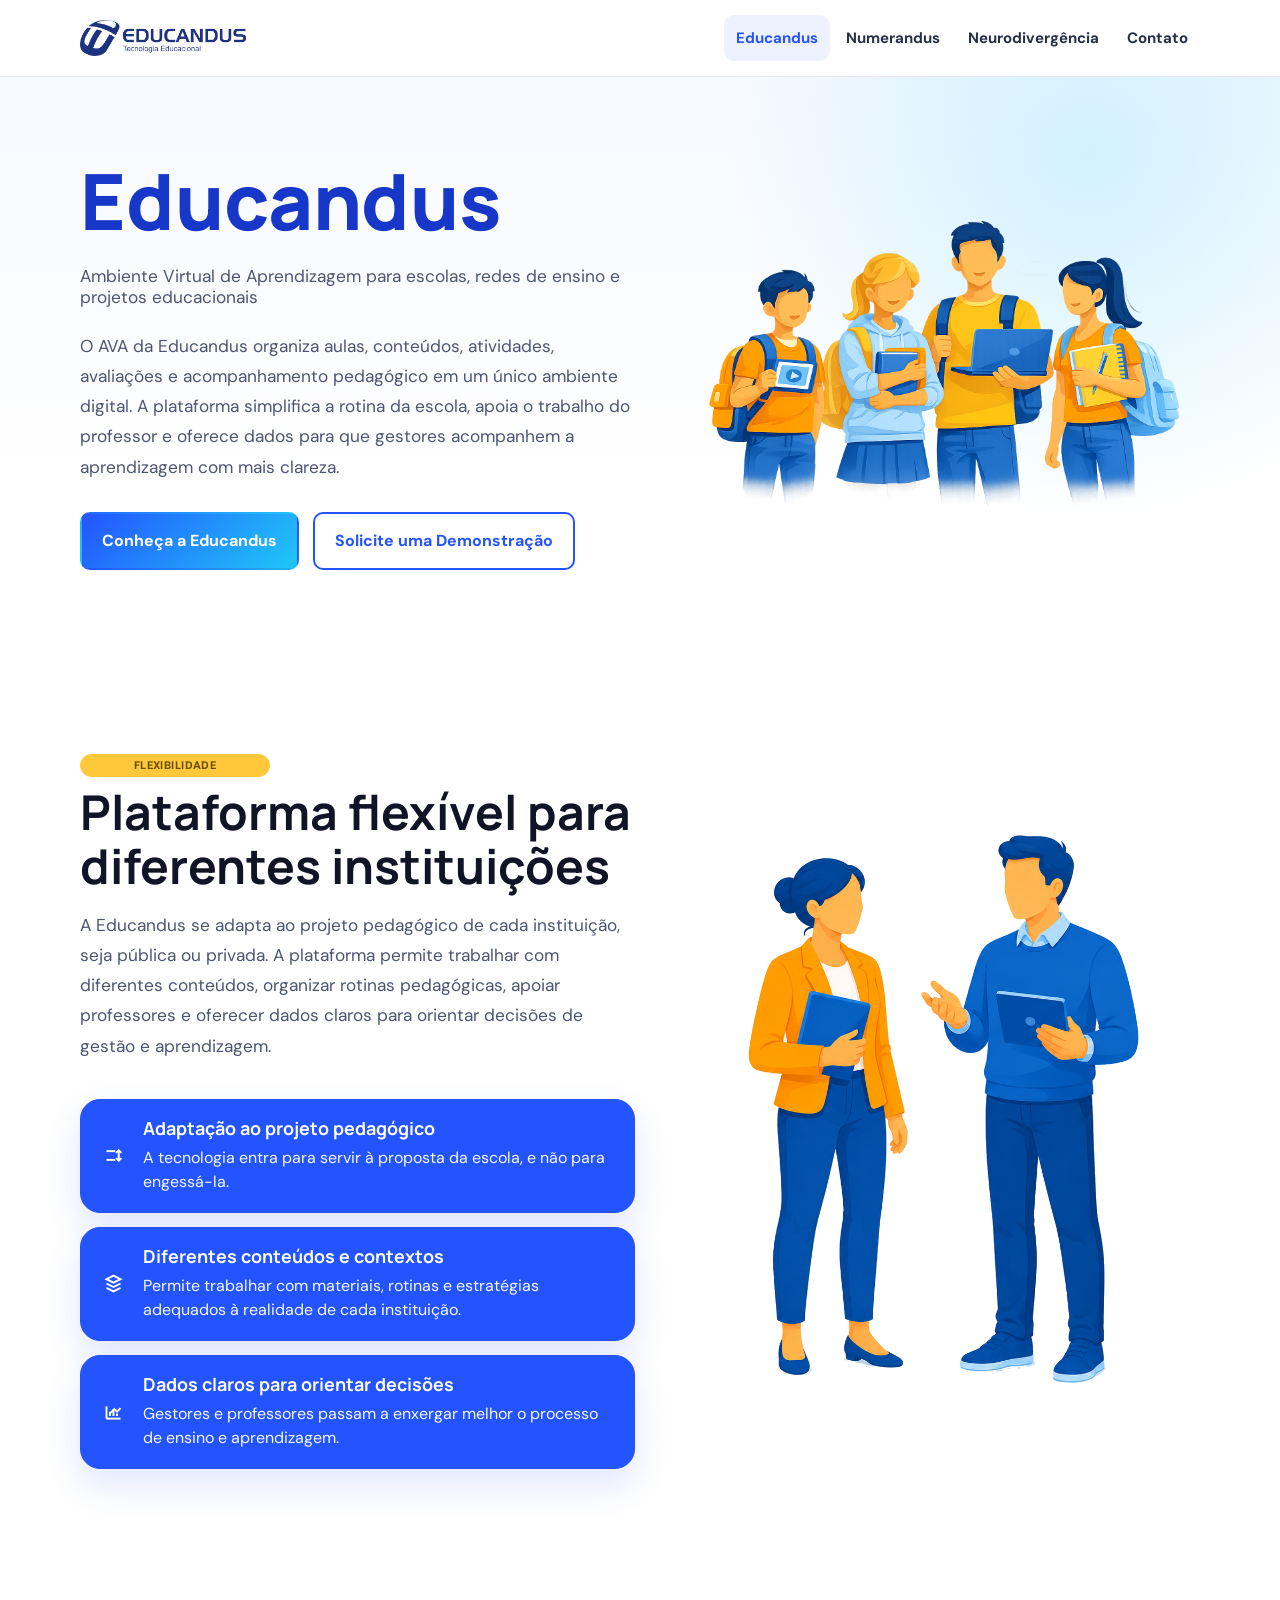
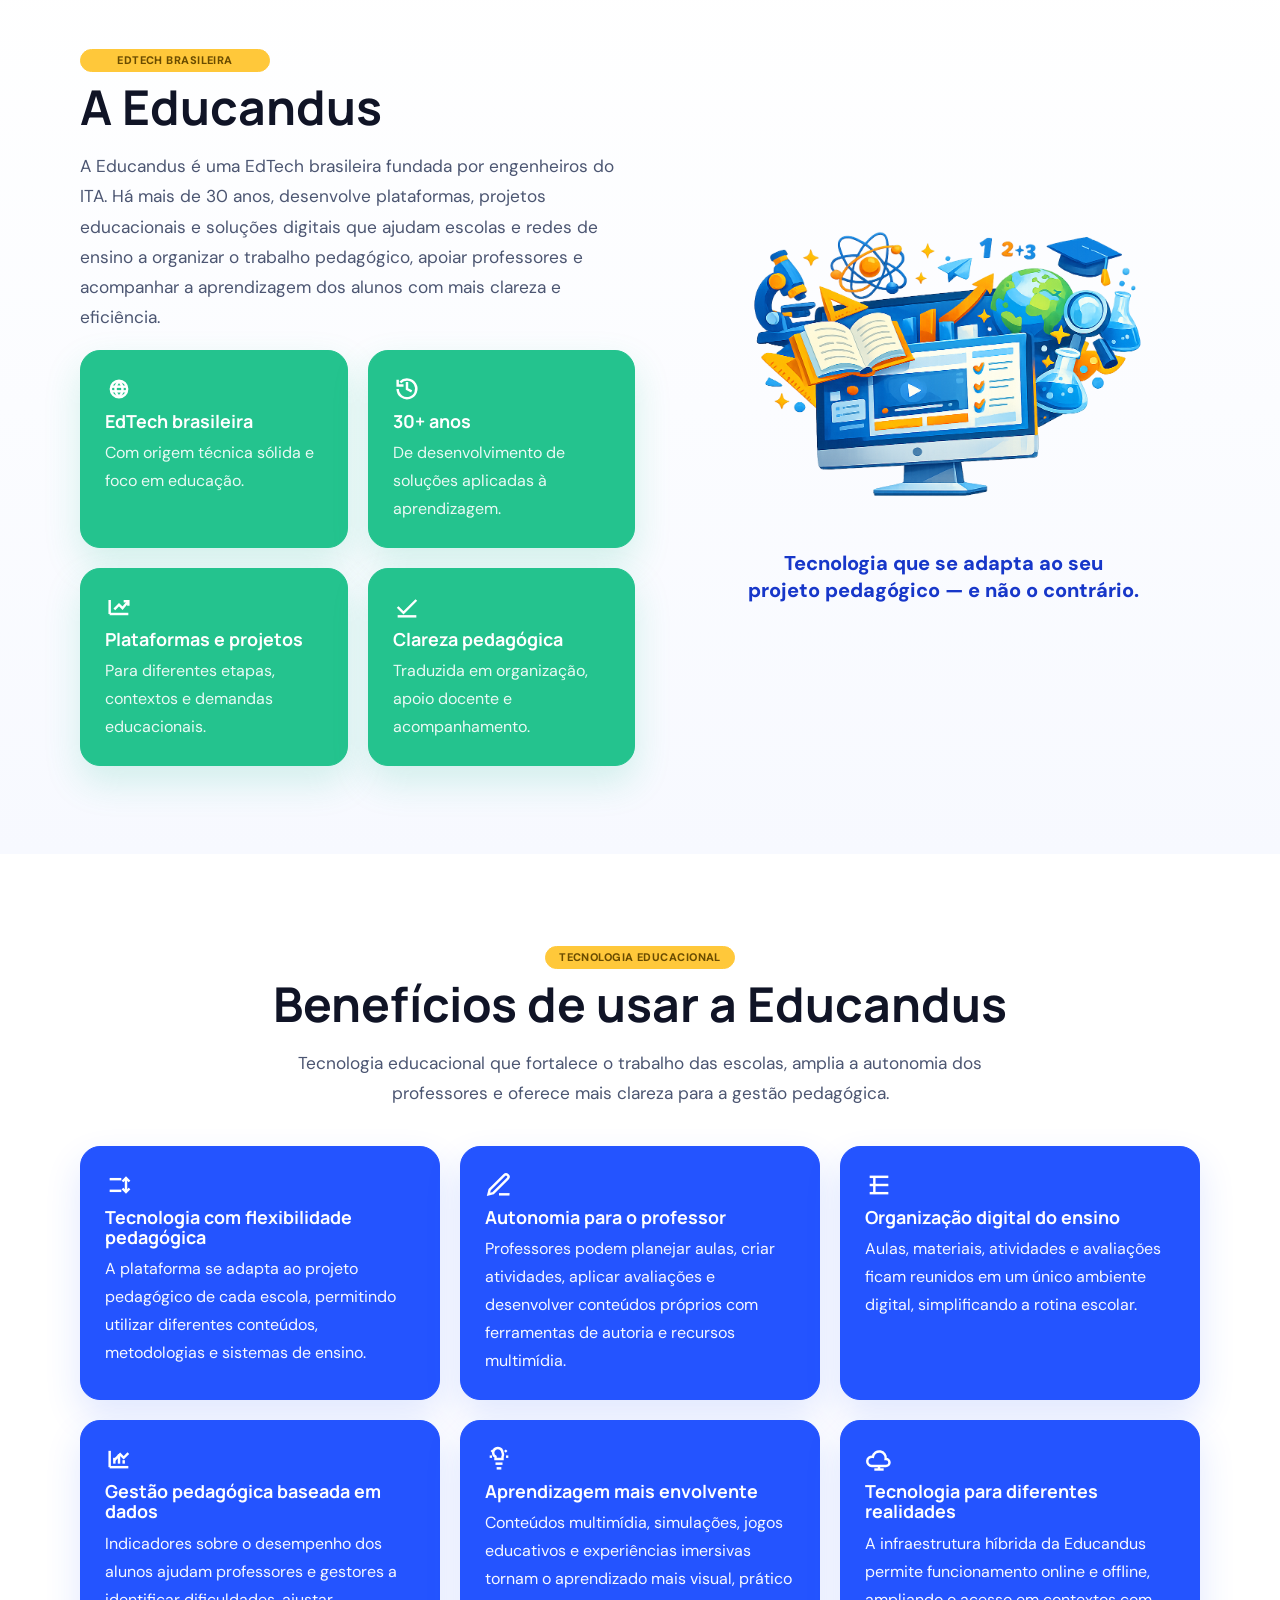
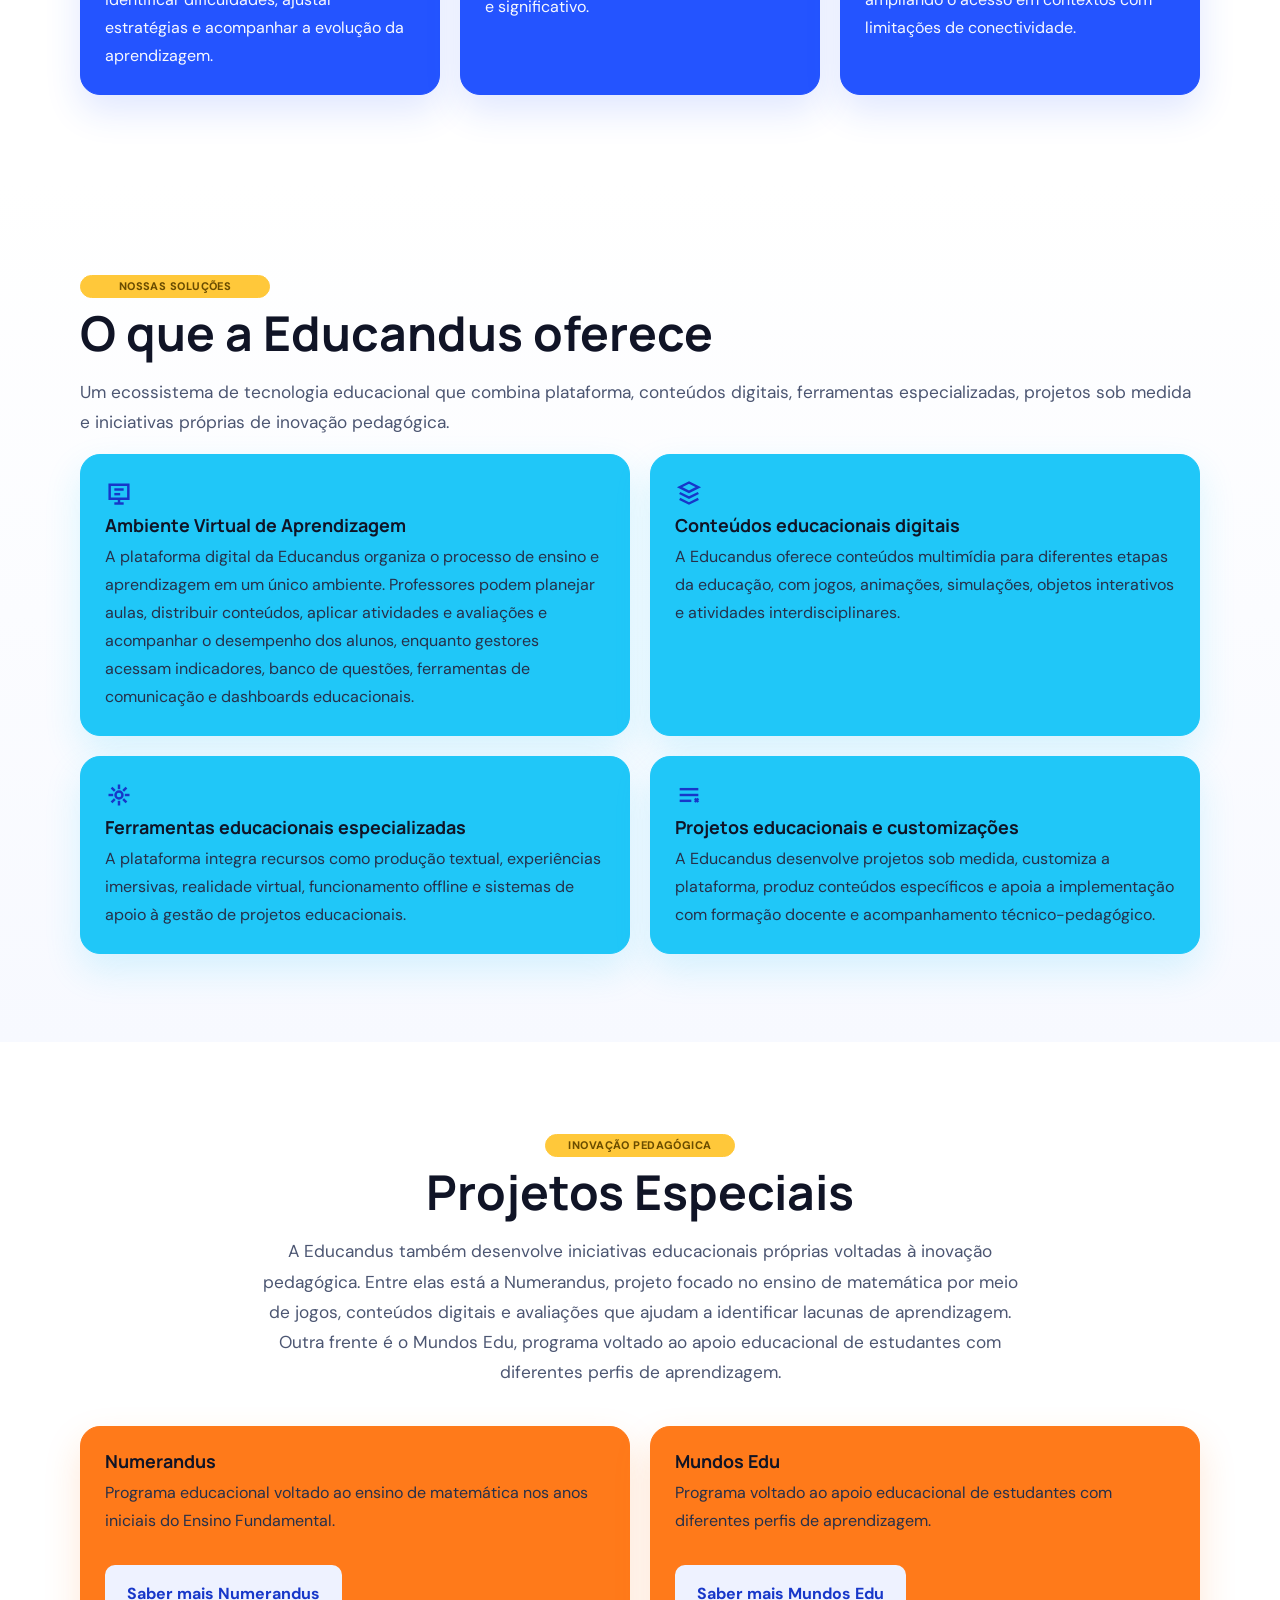
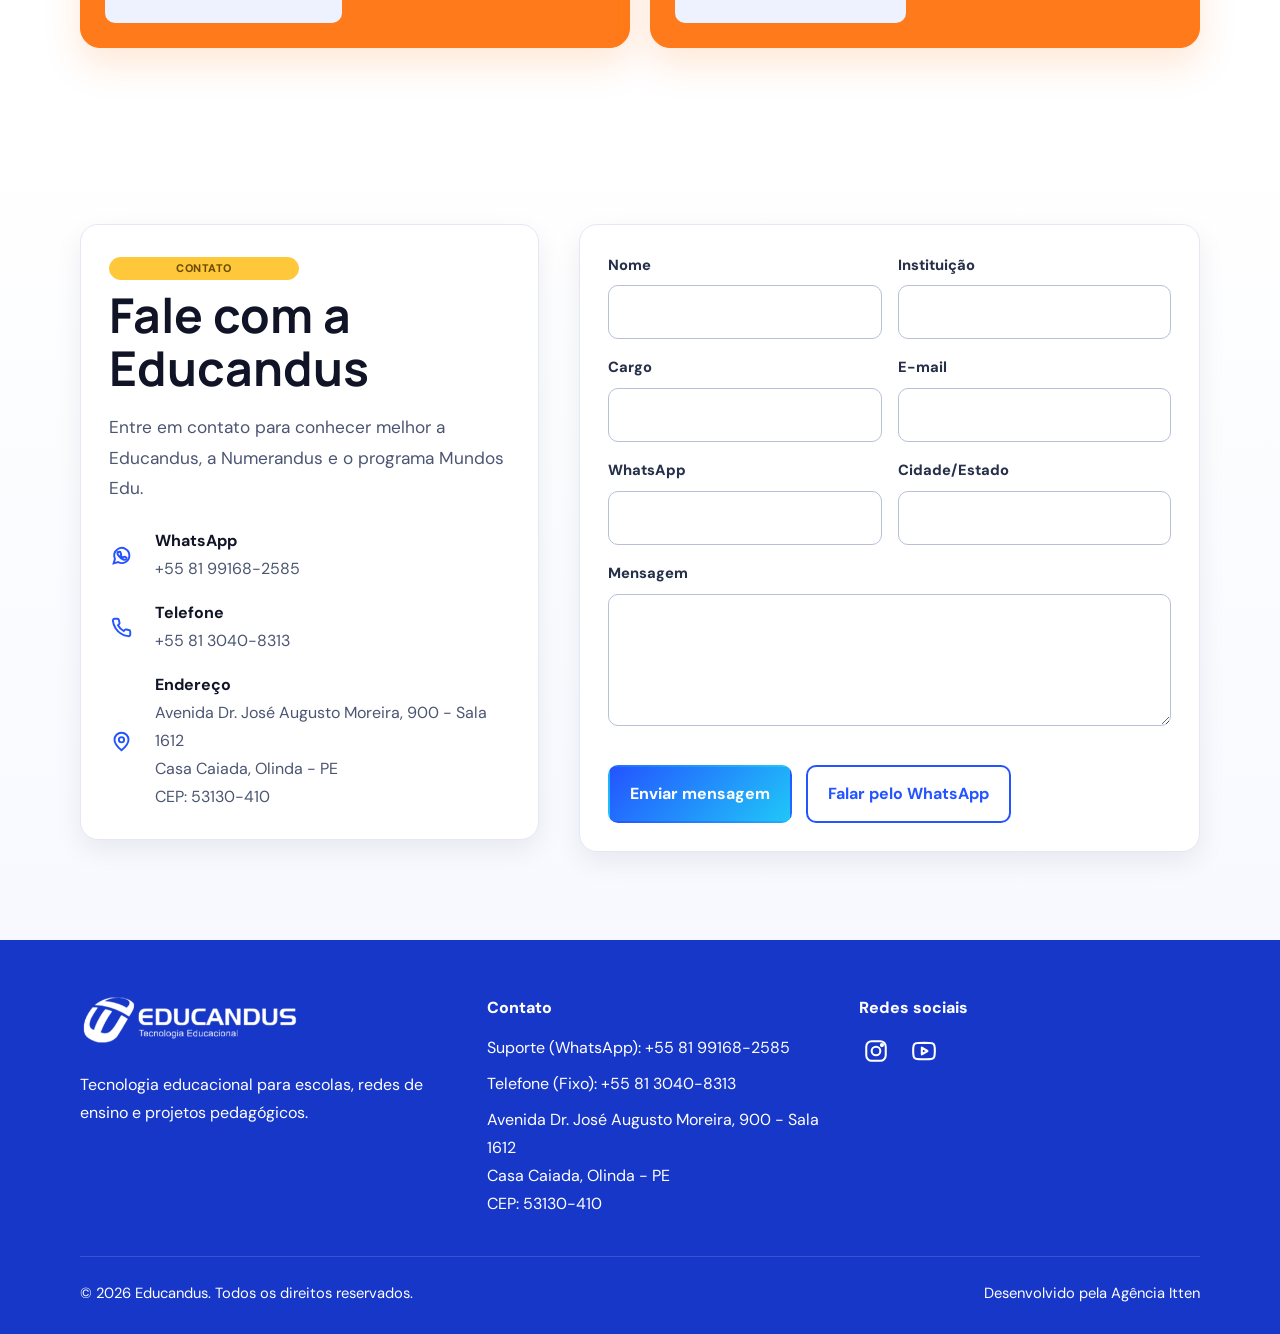
<file: index.html>
<!DOCTYPE html>
<html lang="pt-BR">
<head>
  <meta charset="UTF-8">
  <meta name="viewport" content="width=device-width, initial-scale=1.0">
  <meta name="description" content="Conheça a Educandus, EdTech brasileira com soluções digitais para aprendizagem, avaliação, conteúdos educacionais, projetos especiais e gestão pedagógica.">
  <title>Educandus | Tecnologia Educacional para Escolas e Redes de Ensino</title>
  <link rel="stylesheet" href="styles.css">
</head>
<body>
  <header class="site-header">
    <nav class="container nav" aria-label="Menu principal">
      <a class="brand" href="index.html" aria-label="Educandus - Página inicial"><img class="brand-logo" src="assets/img/educandus-logo-header.png" alt="Educandus"></a>
      <button class="menu-toggle" type="button" aria-label="Abrir menu" aria-expanded="false"><span></span><span></span><span></span></button>
      <div class="nav-links">
        <a class="active" href="index.html">Educandus</a>
        <a href="numerandus.html">Numerandus</a>
        <a href="neurodivergencia.html">Neurodivergência</a>
        <a href="index.html#contato">Contato</a>
      </div>
    </nav>
  </header>

  <main>
    <section class="hero">
      <div class="container hero-grid">
        <div class="hero-copy">
          <h1>Educandus</h1>
          <p class="hero-subtitle">Ambiente Virtual de Aprendizagem para escolas, redes de ensino e projetos educacionais</p>
          <p>O AVA da Educandus organiza aulas, conteúdos, atividades, avaliações e acompanhamento pedagógico em um único ambiente digital. A plataforma simplifica a rotina da escola, apoia o trabalho do professor e oferece dados para que gestores acompanhem a aprendizagem com mais clareza.</p>
          <div class="actions">
            <a class="button" href="#a-educandus">Conheça a Educandus</a>
            <a class="button secondary" href="#contato">Solicite uma Demonstração</a>
          </div>
        </div>
        <figure class="mockup-figure">
          <img class="hero-image" src="assets/img/hero-home-educandus.png" alt="Ilustração de estudantes usando recursos digitais e materiais escolares.">
        </figure>
      </div>
    </section>

    <section class="section">
      <div class="container split-grid">
        <div>
          <div class="section-heading">
            <p class="eyebrow">Flexibilidade</p>
            <h2>Plataforma flexível para diferentes instituições</h2>
            <p class="section-intro">A Educandus se adapta ao projeto pedagógico de cada instituição, seja pública ou privada. A plataforma permite trabalhar com diferentes conteúdos, organizar rotinas pedagógicas, apoiar professores e oferecer dados claros para orientar decisões de gestão e aprendizagem.</p>
          </div>
          <div class="cards-grid cards-stack">
            <article class="card"><div class="card-icon" aria-hidden="true"><svg viewBox="0 0 24 24" fill="none" stroke="currentColor"><path d="M4 7h10"></path><path d="M4 17h10"></path><path d="M18 6v12"></path><path d="m15 9 3-3 3 3"></path><path d="m15 15 3 3 3-3"></path></svg></div><h3>Adaptação ao projeto pedagógico</h3><p>A tecnologia entra para servir à proposta da escola, e não para engessá-la.</p></article>
            <article class="card"><div class="card-icon" aria-hidden="true"><svg viewBox="0 0 24 24" fill="none" stroke="currentColor"><path d="m12 3 8 4-8 4-8-4 8-4Z"></path><path d="m4 12 8 4 8-4"></path><path d="m4 17 8 4 8-4"></path></svg></div><h3>Diferentes conteúdos e contextos</h3><p>Permite trabalhar com materiais, rotinas e estratégias adequados à realidade de cada instituição.</p></article>
            <article class="card"><div class="card-icon" aria-hidden="true"><svg viewBox="0 0 24 24" fill="none" stroke="currentColor"><path d="M4 19V5"></path><path d="M4 19h16"></path><path d="M8 16v-5"></path><path d="M12 16V8"></path><path d="M16 16v-3"></path><path d="M20 7l-4 4-3-3-5 5"></path></svg></div><h3>Dados claros para orientar decisões</h3><p>Gestores e professores passam a enxergar melhor o processo de ensino e aprendizagem.</p></article>
          </div>
        </div>
        <figure class="mockup-figure">
          <img class="section-image" src="assets/img/flexibilidade-plataforma-v2-crop.png" alt="Ilustração de dois educadores conversando com tablets.">
        </figure>
      </div>
    </section>

    <section class="section section-soft" id="a-educandus">
      <div class="container">
        <div class="split-grid">
          <div>
            <p class="eyebrow">EdTech brasileira</p>
            <h2>A Educandus</h2>
            <p class="section-intro">A Educandus é uma EdTech brasileira fundada por engenheiros do ITA. Há mais de 30 anos, desenvolve plataformas, projetos educacionais e soluções digitais que ajudam escolas e redes de ensino a organizar o trabalho pedagógico, apoiar professores e acompanhar a aprendizagem dos alunos com mais clareza e eficiência.</p>
            <div class="cards-grid two identity-cards">
              <article class="card"><div class="card-icon" aria-hidden="true"><svg viewBox="0 0 24 24" fill="none" stroke="currentColor"><path d="M5 12a7 7 0 1 0 14 0 7 7 0 0 0-14 0Z"></path><path d="M12 5c2 2.1 3 4.4 3 7s-1 4.9-3 7"></path><path d="M12 5c-2 2.1-3 4.4-3 7s1 4.9 3 7"></path><path d="M5.5 10h13"></path><path d="M5.5 14h13"></path></svg></div><h3>EdTech brasileira</h3><p>Com origem técnica sólida e foco em educação.</p></article>
              <article class="card"><div class="card-icon" aria-hidden="true"><svg viewBox="0 0 24 24" fill="none" stroke="currentColor"><path d="M12 6v6l4 2"></path><path d="M4 12a8 8 0 1 0 2.3-5.7"></path><path d="M4 4v5h5"></path></svg></div><h3>30+ anos</h3><p>De desenvolvimento de soluções aplicadas à aprendizagem.</p></article>
              <article class="card"><div class="card-icon" aria-hidden="true"><svg viewBox="0 0 24 24" fill="none" stroke="currentColor"><path d="M4 18V6"></path><path d="M4 18h16"></path><path d="m8 14 4-4 3 3 5-6"></path><path d="M16 7h4v4"></path></svg></div><h3>Plataformas e projetos</h3><p>Para diferentes etapas, contextos e demandas educacionais.</p></article>
              <article class="card"><div class="card-icon" aria-hidden="true"><svg viewBox="0 0 24 24" fill="none" stroke="currentColor"><path d="M20 6 9 17l-5-5"></path><path d="M4 20h16"></path></svg></div><h3>Clareza pedagógica</h3><p>Traduzida em organização, apoio docente e acompanhamento.</p></article>
            </div>
          </div>
          <div>
            <figure class="mockup-figure">
              <img class="section-image section-image-wide" src="assets/img/edtech-brasileira.png" alt="Ilustração de tecnologia educacional com computador, livros, ciência e recursos digitais.">
            </figure>
            <p class="feature-note">Tecnologia que se adapta ao seu<br>projeto pedagógico — e não o contrário.</p>
          </div>
        </div>
      </div>
    </section>

    <section class="section">
      <div class="container">
        <div class="section-heading center">
          <p class="eyebrow">Tecnologia educacional</p>
          <h2>Benefícios de usar a Educandus</h2>
          <p class="section-intro">Tecnologia educacional que fortalece o trabalho das escolas, amplia a autonomia dos professores e oferece mais clareza para a gestão pedagógica.</p>
        </div>
        <div class="cards-grid benefits-grid">
          <article class="card"><div class="card-icon" aria-hidden="true"><svg viewBox="0 0 24 24" fill="none" stroke="currentColor"><path d="M4 7h10"></path><path d="M4 17h10"></path><path d="M18 6v12"></path><path d="m15 9 3-3 3 3"></path><path d="m15 15 3 3 3-3"></path></svg></div><h3>Tecnologia com flexibilidade pedagógica</h3><p>A plataforma se adapta ao projeto pedagógico de cada escola, permitindo utilizar diferentes conteúdos, metodologias e sistemas de ensino.</p></article>
          <article class="card"><div class="card-icon" aria-hidden="true"><svg viewBox="0 0 24 24" fill="none" stroke="currentColor"><path d="M12 20h9"></path><path d="M16.5 3.5a2.1 2.1 0 0 1 3 3L7 19l-4 1 1-4 12.5-12.5Z"></path></svg></div><h3>Autonomia para o professor</h3><p>Professores podem planejar aulas, criar atividades, aplicar avaliações e desenvolver conteúdos próprios com ferramentas de autoria e recursos multimídia.</p></article>
          <article class="card"><div class="card-icon" aria-hidden="true"><svg viewBox="0 0 24 24" fill="none" stroke="currentColor"><path d="M4 5h16"></path><path d="M4 12h16"></path><path d="M4 19h16"></path><path d="M8 5v14"></path></svg></div><h3>Organização digital do ensino</h3><p>Aulas, materiais, atividades e avaliações ficam reunidos em um único ambiente digital, simplificando a rotina escolar.</p></article>
          <article class="card"><div class="card-icon" aria-hidden="true"><svg viewBox="0 0 24 24" fill="none" stroke="currentColor"><path d="M4 19V5"></path><path d="M4 19h16"></path><path d="M8 16v-5"></path><path d="M12 16V8"></path><path d="M16 16v-3"></path><path d="M20 7l-4 4-3-3-5 5"></path></svg></div><h3>Gestão pedagógica baseada em dados</h3><p>Indicadores sobre o desempenho dos alunos ajudam professores e gestores a identificar dificuldades, ajustar estratégias e acompanhar a evolução da aprendizagem.</p></article>
          <article class="card"><div class="card-icon" aria-hidden="true"><svg viewBox="0 0 24 24" fill="none" stroke="currentColor"><path d="M15 6.5a4 4 0 1 0-6 3.5v2h6v-2a4 4 0 0 0 0-3.5Z"></path><path d="M9 16h6"></path><path d="M10 20h4"></path><path d="M4 10h2"></path><path d="M18 10h2"></path><path d="m5.5 4.5 1.4 1.4"></path><path d="m17.1 5.9 1.4-1.4"></path></svg></div><h3>Aprendizagem mais envolvente</h3><p>Conteúdos multimídia, simulações, jogos educativos e experiências imersivas tornam o aprendizado mais visual, prático e significativo.</p></article>
          <article class="card"><div class="card-icon" aria-hidden="true"><svg viewBox="0 0 24 24" fill="none" stroke="currentColor"><path d="M6 18a4 4 0 1 1 .8-7.9A5.5 5.5 0 0 1 17.7 12H18a3 3 0 0 1 0 6H6Z"></path><path d="M8 21h8"></path><path d="M12 18v3"></path></svg></div><h3>Tecnologia para diferentes realidades</h3><p>A infraestrutura híbrida da Educandus permite funcionamento online e offline, ampliando o acesso em contextos com limitações de conectividade.</p></article>
        </div>
      </div>
    </section>

    <section class="section section-soft">
      <div class="container">
        <p class="eyebrow">Nossas soluções</p>
        <h2>O que a Educandus oferece</h2>
        <p class="section-intro">Um ecossistema de tecnologia educacional que combina plataforma, conteúdos digitais, ferramentas especializadas, projetos sob medida e iniciativas próprias de inovação pedagógica.</p>
        <div class="cards-grid two solutions-grid">
          <article class="card solution-card"><div class="card-icon" aria-hidden="true"><svg viewBox="0 0 24 24" fill="none" stroke="currentColor"><path d="M4 5h16v12H4z"></path><path d="M8 21h8"></path><path d="M12 17v4"></path><path d="M8 9h8"></path><path d="M8 13h5"></path></svg></div><h3>Ambiente Virtual de Aprendizagem</h3><p>A plataforma digital da Educandus organiza o processo de ensino e aprendizagem em um único ambiente. Professores podem planejar aulas, distribuir conteúdos, aplicar atividades e avaliações e acompanhar o desempenho dos alunos, enquanto gestores acessam indicadores, banco de questões, ferramentas de comunicação e dashboards educacionais.</p></article>
          <article class="card solution-card"><div class="card-icon" aria-hidden="true"><svg viewBox="0 0 24 24" fill="none" stroke="currentColor"><path d="m12 3 8 4-8 4-8-4 8-4Z"></path><path d="m4 12 8 4 8-4"></path><path d="m4 17 8 4 8-4"></path></svg></div><h3>Conteúdos educacionais digitais</h3><p>A Educandus oferece conteúdos multimídia para diferentes etapas da educação, com jogos, animações, simulações, objetos interativos e atividades interdisciplinares.</p></article>
          <article class="card solution-card"><div class="card-icon" aria-hidden="true"><svg viewBox="0 0 24 24" fill="none" stroke="currentColor"><path d="M12 3v4"></path><path d="M12 17v4"></path><path d="M3 12h4"></path><path d="M17 12h4"></path><path d="m5.6 5.6 2.8 2.8"></path><path d="m15.6 15.6 2.8 2.8"></path><path d="m18.4 5.6-2.8 2.8"></path><path d="m8.4 15.6-2.8 2.8"></path><path d="M9 12a3 3 0 1 0 6 0 3 3 0 0 0-6 0Z"></path></svg></div><h3>Ferramentas educacionais especializadas</h3><p>A plataforma integra recursos como produção textual, experiências imersivas, realidade virtual, funcionamento offline e sistemas de apoio à gestão de projetos educacionais.</p></article>
          <article class="card solution-card"><div class="card-icon" aria-hidden="true"><svg viewBox="0 0 24 24" fill="none" stroke="currentColor"><path d="M4 7h16"></path><path d="M4 12h16"></path><path d="M4 17h10"></path><path d="M17 15l3 3"></path><path d="m20 15-3 3"></path></svg></div><h3>Projetos educacionais e customizações</h3><p>A Educandus desenvolve projetos sob medida, customiza a plataforma, produz conteúdos específicos e apoia a implementação com formação docente e acompanhamento técnico-pedagógico.</p></article>
        </div>
      </div>
    </section>

    <section class="section">
      <div class="container">
        <div class="section-heading center">
          <p class="eyebrow">Inovação pedagógica</p>
          <h2>Projetos Especiais</h2>
          <p class="section-intro">A Educandus também desenvolve iniciativas educacionais próprias voltadas à inovação pedagógica. Entre elas está a Numerandus, projeto focado no ensino de matemática por meio de jogos, conteúdos digitais e avaliações que ajudam a identificar lacunas de aprendizagem. Outra frente é o Mundos Edu, programa voltado ao apoio educacional de estudantes com diferentes perfis de aprendizagem.</p>
        </div>
        <div class="cards-grid two project-cards">
          <article class="card"><h3>Numerandus</h3><p>Programa educacional voltado ao ensino de matemática nos anos iniciais do Ensino Fundamental.</p><div class="actions"><a class="button secondary" href="numerandus.html">Saber mais Numerandus</a></div></article>
          <article class="card"><h3>Mundos Edu</h3><p>Programa voltado ao apoio educacional de estudantes com diferentes perfis de aprendizagem.</p><div class="actions"><a class="button secondary" href="neurodivergencia.html">Saber mais Mundos Edu</a></div></article>
        </div>
      </div>
    </section>

    <section class="section section-soft" id="contato">
      <div class="container contact-layout">
        <div class="contact-panel">
          <p class="eyebrow">Contato</p>
          <h2>Fale com a Educandus</h2>
          <p class="lead">Entre em contato para conhecer melhor a Educandus, a Numerandus e o programa Mundos Edu.</p>
          <div class="contact-list">
            <div class="contact-item"><span class="contact-icon" aria-hidden="true"><svg viewBox="0 0 24 24" fill="none" stroke="currentColor"><path d="M7.5 4.8A8.7 8.7 0 0 1 21 12.1a8.6 8.6 0 0 1-12.7 7.5L3 21l1.5-5A8.7 8.7 0 0 1 7.5 4.8Z"></path><path d="M8.7 8.2c.2-.5.5-.5.8-.5h.6c.2 0 .5 0 .7.5l.8 1.9c.1.2.1.5-.1.7l-.4.5c-.2.2-.2.4 0 .7.5.9 1.4 1.7 2.3 2.2.3.2.5.2.7 0l.6-.7c.2-.2.5-.2.8-.1l1.8.8c.3.1.5.4.5.7 0 .5-.2 1.3-.8 1.7-.6.4-1.7.5-3.4-.2-2.9-1.2-4.8-3.8-5.1-4.2-.3-.4-1.2-1.6-1.2-3 0-.5.2-.9.4-1.1Z"></path></svg></span><p><strong>WhatsApp</strong><br>+55 81 99168-2585</p></div>
            <div class="contact-item"><span class="contact-icon" aria-hidden="true"><svg viewBox="0 0 24 24" fill="none" stroke="currentColor"><path d="M22 16.9v3a2 2 0 0 1-2.2 2 19.8 19.8 0 0 1-8.6-3.1 19.5 19.5 0 0 1-6-6A19.8 19.8 0 0 1 2.1 4.2 2 2 0 0 1 4.1 2h3a2 2 0 0 1 2 1.7c.1.9.3 1.7.6 2.5a2 2 0 0 1-.5 2.1L8 9.5a16 16 0 0 0 6.5 6.5l1.2-1.2a2 2 0 0 1 2.1-.5c.8.3 1.6.5 2.5.6A2 2 0 0 1 22 16.9Z"></path></svg></span><p><strong>Telefone</strong><br>+55 81 3040-8313</p></div>
            <div class="contact-item"><span class="contact-icon" aria-hidden="true"><svg viewBox="0 0 24 24" fill="none" stroke="currentColor"><path d="M20 10c0 5.5-8 12-8 12S4 15.5 4 10a8 8 0 1 1 16 0Z"></path><path d="M12 13a3 3 0 1 0 0-6 3 3 0 0 0 0 6Z"></path></svg></span><p><strong>Endereço</strong><br>Avenida Dr. José Augusto Moreira, 900 - Sala 1612<br>Casa Caiada, Olinda - PE<br>CEP: 53130-410</p></div>
          </div>
        </div>
        <form class="form-card" action="#" method="post" data-contact-form>
          <div class="form-grid">
            <div class="field"><label for="nome">Nome</label><input id="nome" name="nome" autocomplete="name" required></div>
            <div class="field"><label for="instituicao">Instituição</label><input id="instituicao" name="instituicao" required></div>
            <div class="field"><label for="cargo">Cargo</label><input id="cargo" name="cargo"></div>
            <div class="field"><label for="email">E-mail</label><input id="email" type="email" name="email" autocomplete="email" required></div>
            <div class="field"><label for="whatsapp">WhatsApp</label><input id="whatsapp" name="whatsapp" autocomplete="tel"></div>
            <div class="field"><label for="cidade">Cidade/Estado</label><input id="cidade" name="cidade"></div>
            <div class="field full"><label for="mensagem">Mensagem</label><textarea id="mensagem" name="mensagem"></textarea></div>
          </div>
          <div class="actions">
            <button class="button" type="submit">Enviar mensagem</button>
            <a class="button secondary" href="https://wa.me/5581991682585">Falar pelo WhatsApp</a>
          </div>
          <p class="form-message" data-form-message role="status"></p>
        </form>
      </div>
    </section>
  </main>

  <footer class="site-footer">
    <div class="container footer-grid">
      <div><a class="brand" href="index.html"><img class="brand-logo" src="assets/img/educandus-logo-branco-crop.png" alt="Educandus"></a><p>Tecnologia educacional para escolas, redes de ensino e projetos pedagógicos.</p></div>
      <div><p class="footer-title">Contato</p><ul class="footer-list"><li>Suporte (WhatsApp): +55 81 99168-2585</li><li>Telefone (Fixo): +55 81 3040-8313</li><li>Avenida Dr. José Augusto Moreira, 900 - Sala 1612<br>Casa Caiada, Olinda - PE<br>CEP: 53130-410</li></ul></div>
      <div><p class="footer-title">Redes sociais</p><ul class="footer-list social-list"><li><a class="social-link" href="https://www.instagram.com/educandus_tecnologia/" aria-label="Instagram da Educandus"><svg viewBox="0 0 24 24" aria-hidden="true"><rect x="3" y="3" width="18" height="18" rx="5"></rect><circle cx="12" cy="12" r="4"></circle><circle cx="17.5" cy="6.5" r="1"></circle></svg></a></li><li><a class="social-link" href="https://www.youtube.com/@educandustecnologiaeducaci1353" aria-label="YouTube da Educandus"><svg viewBox="0 0 24 24" aria-hidden="true"><path d="M22 12s0-3.4-.44-5.05a3 3 0 0 0-2.11-2.12C17.78 4.4 12 4.4 12 4.4s-5.78 0-7.45.43a3 3 0 0 0-2.11 2.12C2 8.6 2 12 2 12s0 3.4.44 5.05a3 3 0 0 0 2.11 2.12c1.67.43 7.45.43 7.45.43s5.78 0 7.45-.43a3 3 0 0 0 2.11-2.12C22 15.4 22 12 22 12Z"></path><path d="m10 15.2 5.2-3.2L10 8.8v6.4Z"></path></svg></a></li></ul></div>
    </div>
    <div class="container footer-bottom"><span>© 2026 Educandus. Todos os direitos reservados.</span><span>Desenvolvido pela <a href="https://itten.io/">Agência Itten</a></span></div>
  </footer>
  <script src="script.js"></script>
</body>
</html>
</file>
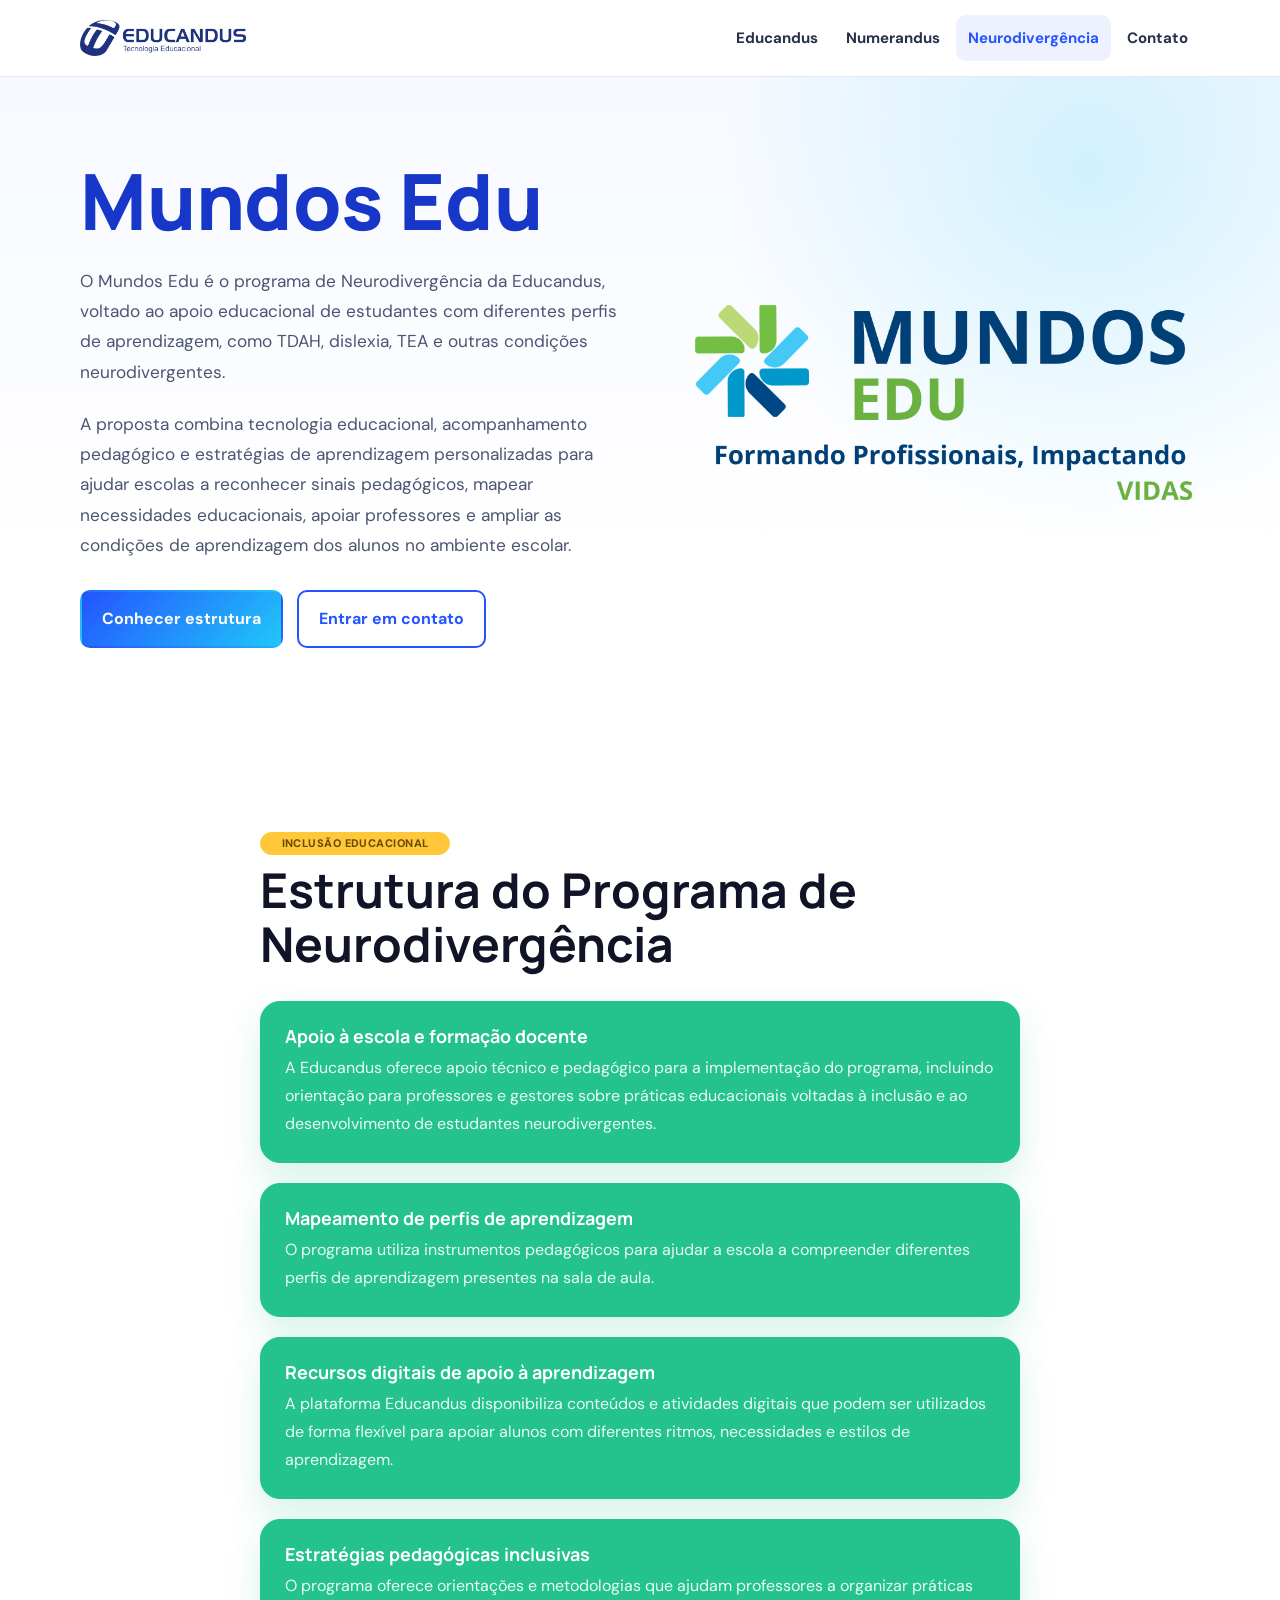
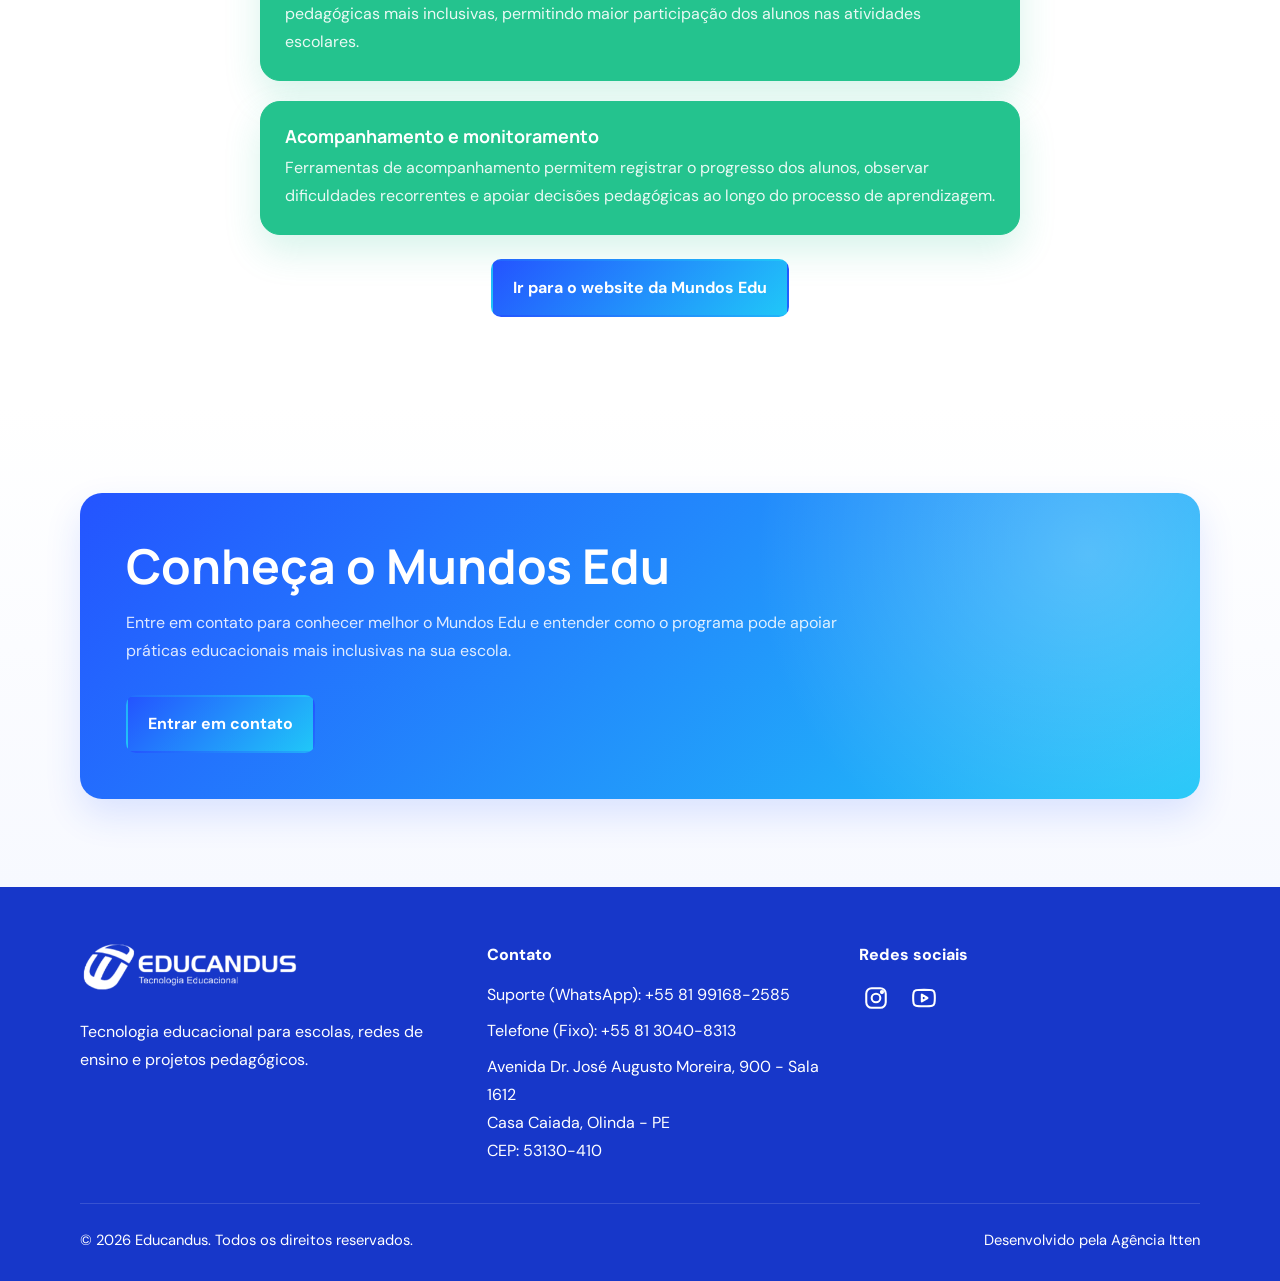
<file: neurodivergencia.html>
<!DOCTYPE html>
<html lang="pt-BR">
<head>
  <meta charset="UTF-8">
  <meta name="viewport" content="width=device-width, initial-scale=1.0">
  <meta name="description" content="O Mundos Edu é o programa de Neurodivergência da Educandus, voltado ao apoio educacional de estudantes com diferentes perfis de aprendizagem.">
  <title>Mundos Edu | Neurodivergência e Inclusão Educacional</title>
  <link rel="stylesheet" href="styles.css">
</head>
<body>
  <header class="site-header">
    <nav class="container nav" aria-label="Menu principal">
      <a class="brand" href="index.html" aria-label="Educandus - Página inicial"><img class="brand-logo" src="assets/img/educandus-logo-header.png" alt="Educandus"></a>
      <button class="menu-toggle" type="button" aria-label="Abrir menu" aria-expanded="false"><span></span><span></span><span></span></button>
      <div class="nav-links">
        <a href="index.html">Educandus</a><a href="numerandus.html">Numerandus</a><a class="active" href="neurodivergencia.html">Neurodivergência</a><a href="index.html#contato">Contato</a>
      </div>
    </nav>
  </header>

  <main>
    <section class="hero">
      <div class="container hero-grid">
        <div class="hero-copy">
          <h1>Mundos Edu</h1>
          <p>O Mundos Edu é o programa de Neurodivergência da Educandus, voltado ao apoio educacional de estudantes com diferentes perfis de aprendizagem, como TDAH, dislexia, TEA e outras condições neurodivergentes.</p>
          <p>A proposta combina tecnologia educacional, acompanhamento pedagógico e estratégias de aprendizagem personalizadas para ajudar escolas a reconhecer sinais pedagógicos, mapear necessidades educacionais, apoiar professores e ampliar as condições de aprendizagem dos alunos no ambiente escolar.</p>
          <div class="actions"><a class="button" href="#estrutura">Conhecer estrutura</a><a class="button secondary" href="index.html#contato">Entrar em contato</a></div>
        </div>
        <figure class="mockup-figure">
          <img class="hero-product-image mundos-hero-logo" src="assets/img/hero-mundos-edu.png" alt="Logo Mundos Edu sem fundo.">
        </figure>
      </div>
    </section>

    <section class="section" id="estrutura">
      <div class="container structure-layout">
        <p class="eyebrow">Inclusão educacional</p>
        <h2>Estrutura do Programa de Neurodivergência</h2>
        <div class="cards-grid mundos-cards structure-stack">
          <article class="card"><h3>Apoio à escola e formação docente</h3><p>A Educandus oferece apoio técnico e pedagógico para a implementação do programa, incluindo orientação para professores e gestores sobre práticas educacionais voltadas à inclusão e ao desenvolvimento de estudantes neurodivergentes.</p></article>
          <article class="card"><h3>Mapeamento de perfis de aprendizagem</h3><p>O programa utiliza instrumentos pedagógicos para ajudar a escola a compreender diferentes perfis de aprendizagem presentes na sala de aula.</p></article>
          <article class="card"><h3>Recursos digitais de apoio à aprendizagem</h3><p>A plataforma Educandus disponibiliza conteúdos e atividades digitais que podem ser utilizados de forma flexível para apoiar alunos com diferentes ritmos, necessidades e estilos de aprendizagem.</p></article>
          <article class="card"><h3>Estratégias pedagógicas inclusivas</h3><p>O programa oferece orientações e metodologias que ajudam professores a organizar práticas pedagógicas mais inclusivas, permitindo maior participação dos alunos nas atividades escolares.</p></article>
          <article class="card"><h3>Acompanhamento e monitoramento</h3><p>Ferramentas de acompanhamento permitem registrar o progresso dos alunos, observar dificuldades recorrentes e apoiar decisões pedagógicas ao longo do processo de aprendizagem.</p></article>
        </div>
        <div class="actions structure-actions"><a class="button" href="https://www.mundosedu.com.br/" target="_blank" rel="noopener">Ir para o website da Mundos Edu</a></div>
      </div>
    </section>

    <section class="section section-soft">
      <div class="container">
        <div class="cta">
          <h2>Conheça o Mundos Edu</h2>
          <p>Entre em contato para conhecer melhor o Mundos Edu e entender como o programa pode apoiar práticas educacionais mais inclusivas na sua escola.</p>
          <div class="actions"><a class="button" href="index.html#contato">Entrar em contato</a></div>
        </div>
      </div>
    </section>
  </main>

  <footer class="site-footer">
    <div class="container footer-grid">
      <div><a class="brand" href="index.html"><img class="brand-logo" src="assets/img/educandus-logo-branco-crop.png" alt="Educandus"></a><p>Tecnologia educacional para escolas, redes de ensino e projetos pedagógicos.</p></div>
      <div><p class="footer-title">Contato</p><ul class="footer-list"><li>Suporte (WhatsApp): +55 81 99168-2585</li><li>Telefone (Fixo): +55 81 3040-8313</li><li>Avenida Dr. José Augusto Moreira, 900 - Sala 1612<br>Casa Caiada, Olinda - PE<br>CEP: 53130-410</li></ul></div>
      <div><p class="footer-title">Redes sociais</p><ul class="footer-list social-list"><li><a class="social-link" href="https://www.instagram.com/educandus_tecnologia/" aria-label="Instagram da Educandus"><svg viewBox="0 0 24 24" aria-hidden="true"><rect x="3" y="3" width="18" height="18" rx="5"></rect><circle cx="12" cy="12" r="4"></circle><circle cx="17.5" cy="6.5" r="1"></circle></svg></a></li><li><a class="social-link" href="https://www.youtube.com/@educandustecnologiaeducaci1353" aria-label="YouTube da Educandus"><svg viewBox="0 0 24 24" aria-hidden="true"><path d="M22 12s0-3.4-.44-5.05a3 3 0 0 0-2.11-2.12C17.78 4.4 12 4.4 12 4.4s-5.78 0-7.45.43a3 3 0 0 0-2.11 2.12C2 8.6 2 12 2 12s0 3.4.44 5.05a3 3 0 0 0 2.11 2.12c1.67.43 7.45.43 7.45.43s5.78 0 7.45-.43a3 3 0 0 0 2.11-2.12C22 15.4 22 12 22 12Z"></path><path d="m10 15.2 5.2-3.2L10 8.8v6.4Z"></path></svg></a></li></ul></div>
    </div>
    <div class="container footer-bottom"><span>© 2026 Educandus. Todos os direitos reservados.</span><span>Desenvolvido pela <a href="https://itten.io/">Agência Itten</a></span></div>
  </footer>
  <script src="script.js"></script>
</body>
</html>
</file>
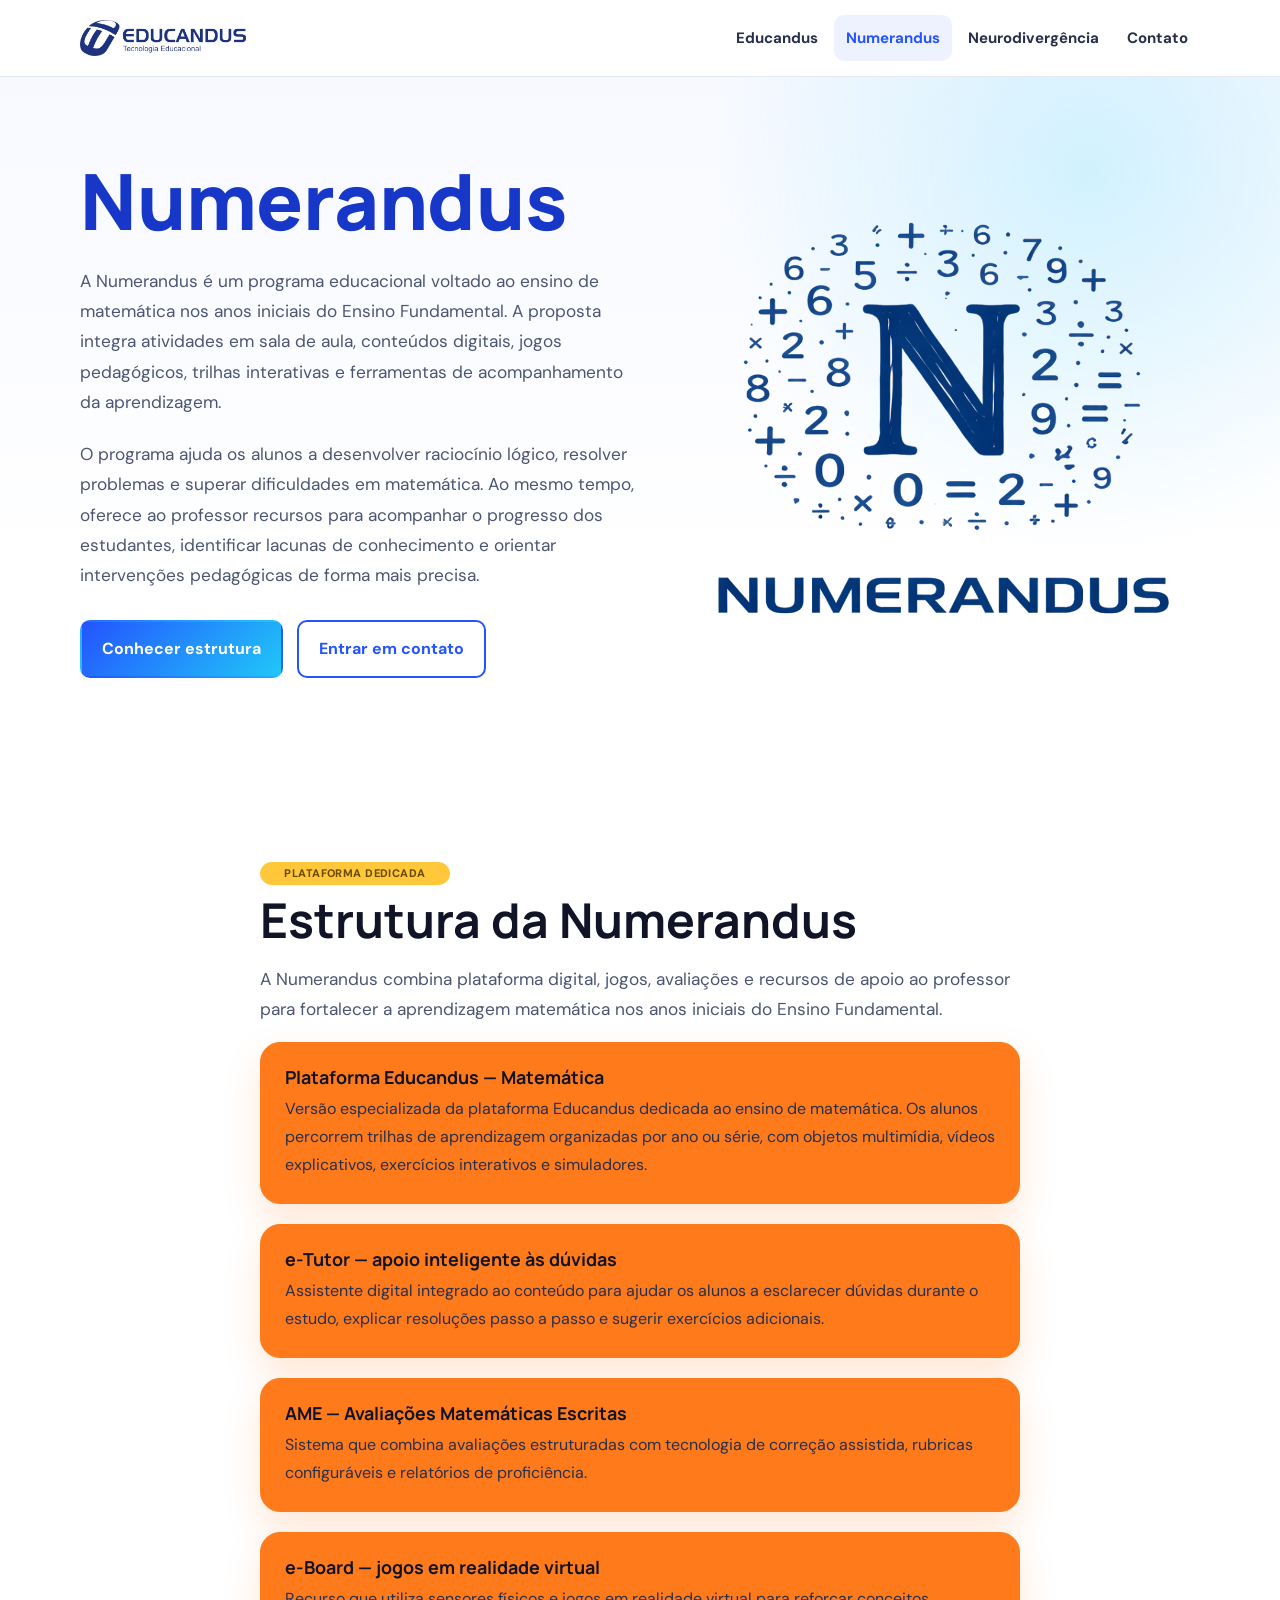
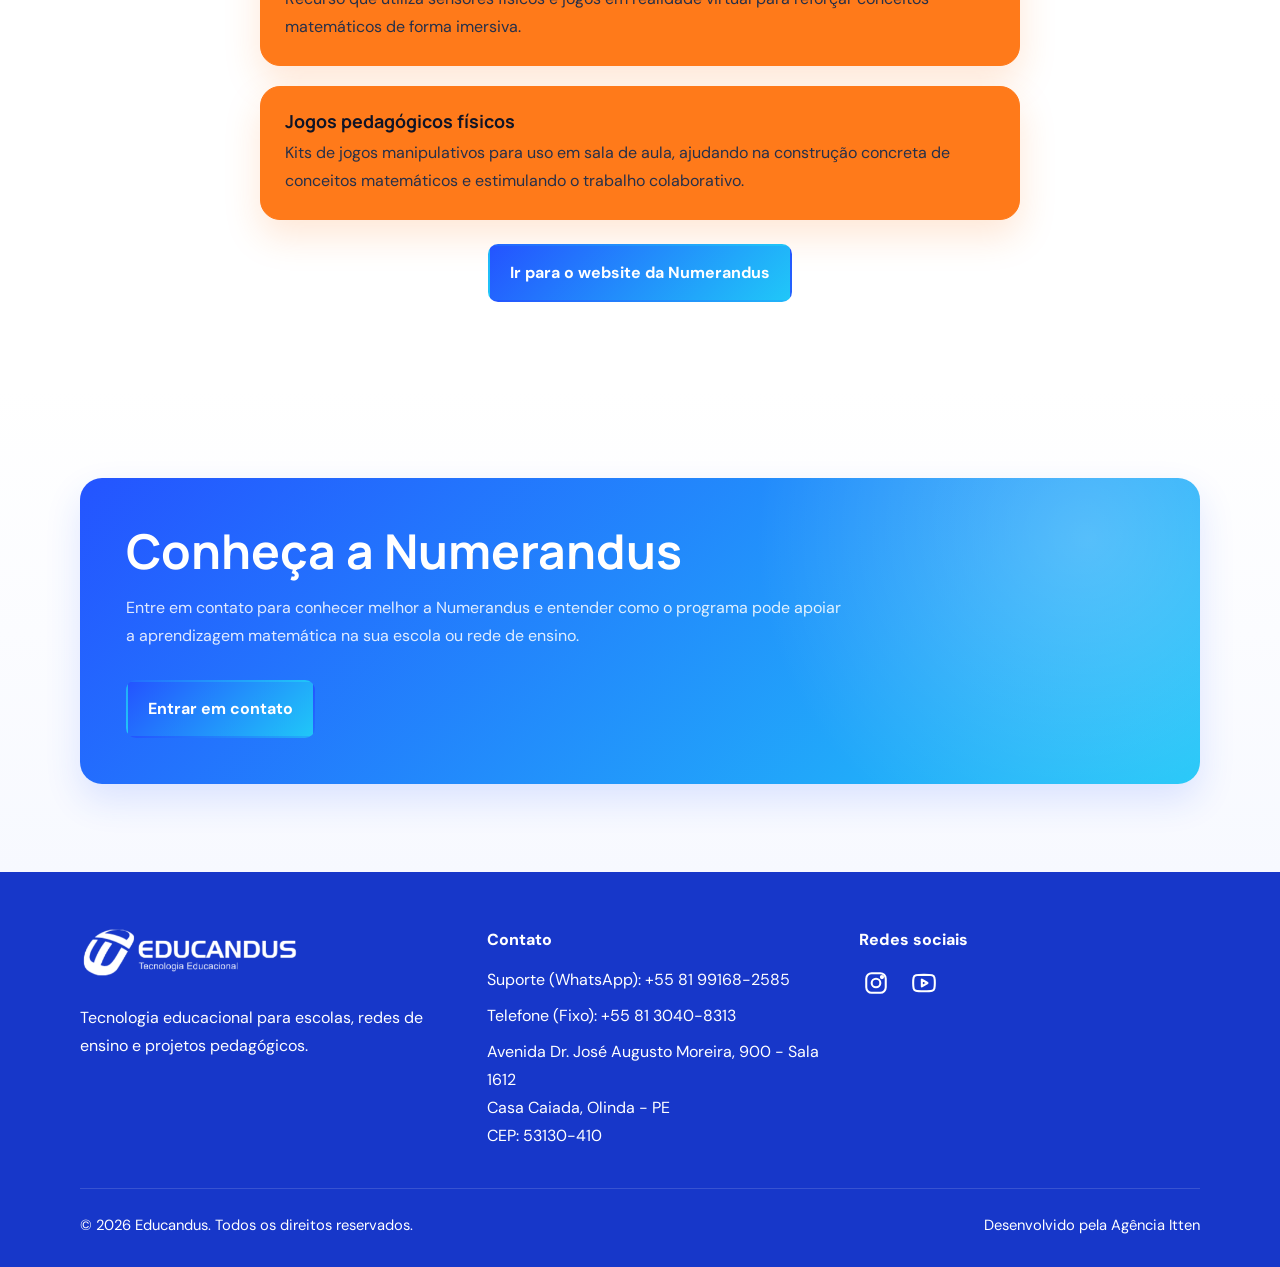
<file: numerandus.html>
<!DOCTYPE html>
<html lang="pt-BR">
<head>
  <meta charset="UTF-8">
  <meta name="viewport" content="width=device-width, initial-scale=1.0">
  <meta name="description" content="A Numerandus é um programa educacional voltado ao ensino de matemática nos anos iniciais, com jogos, trilhas digitais, avaliações e acompanhamento pedagógico.">
  <title>Numerandus | Programa de Matemática para o Ensino Fundamental</title>
  <link rel="stylesheet" href="styles.css">
</head>
<body>
  <header class="site-header">
    <nav class="container nav" aria-label="Menu principal">
      <a class="brand" href="index.html" aria-label="Educandus - Página inicial"><img class="brand-logo" src="assets/img/educandus-logo-header.png" alt="Educandus"></a>
      <button class="menu-toggle" type="button" aria-label="Abrir menu" aria-expanded="false"><span></span><span></span><span></span></button>
      <div class="nav-links">
        <a href="index.html">Educandus</a><a class="active" href="numerandus.html">Numerandus</a><a href="neurodivergencia.html">Neurodivergência</a><a href="index.html#contato">Contato</a>
      </div>
    </nav>
  </header>

  <main>
    <section class="hero">
      <div class="container hero-grid">
        <div class="hero-copy">
          <h1>Numerandus</h1>
          <p>A Numerandus é um programa educacional voltado ao ensino de matemática nos anos iniciais do Ensino Fundamental. A proposta integra atividades em sala de aula, conteúdos digitais, jogos pedagógicos, trilhas interativas e ferramentas de acompanhamento da aprendizagem.</p>
          <p>O programa ajuda os alunos a desenvolver raciocínio lógico, resolver problemas e superar dificuldades em matemática. Ao mesmo tempo, oferece ao professor recursos para acompanhar o progresso dos estudantes, identificar lacunas de conhecimento e orientar intervenções pedagógicas de forma mais precisa.</p>
          <div class="actions"><a class="button" href="#estrutura">Conhecer estrutura</a><a class="button secondary" href="index.html#contato">Entrar em contato</a></div>
        </div>
        <figure class="mockup-figure">
          <img class="hero-product-image" src="assets/img/hero-numerandus.svg" alt="Logo da Numerandus sem fundo.">
        </figure>
      </div>
    </section>

    <section class="section" id="estrutura">
      <div class="container structure-layout">
        <p class="eyebrow">Plataforma dedicada</p>
        <h2>Estrutura da Numerandus</h2>
        <p class="section-intro">A Numerandus combina plataforma digital, jogos, avaliações e recursos de apoio ao professor para fortalecer a aprendizagem matemática nos anos iniciais do Ensino Fundamental.</p>
        <div class="cards-grid numerandus-cards numerandus-stack">
          <article class="card"><h3>Plataforma Educandus — Matemática</h3><p>Versão especializada da plataforma Educandus dedicada ao ensino de matemática. Os alunos percorrem trilhas de aprendizagem organizadas por ano ou série, com objetos multimídia, vídeos explicativos, exercícios interativos e simuladores.</p></article>
          <article class="card"><h3>e-Tutor — apoio inteligente às dúvidas</h3><p>Assistente digital integrado ao conteúdo para ajudar os alunos a esclarecer dúvidas durante o estudo, explicar resoluções passo a passo e sugerir exercícios adicionais.</p></article>
          <article class="card"><h3>AME — Avaliações Matemáticas Escritas</h3><p>Sistema que combina avaliações estruturadas com tecnologia de correção assistida, rubricas configuráveis e relatórios de proficiência.</p></article>
          <article class="card"><h3>e-Board — jogos em realidade virtual</h3><p>Recurso que utiliza sensores físicos e jogos em realidade virtual para reforçar conceitos matemáticos de forma imersiva.</p></article>
          <article class="card"><h3>Jogos pedagógicos físicos</h3><p>Kits de jogos manipulativos para uso em sala de aula, ajudando na construção concreta de conceitos matemáticos e estimulando o trabalho colaborativo.</p></article>
        </div>
        <div class="actions structure-actions"><a class="button" href="https://numerandus.com.br/" target="_blank" rel="noopener">Ir para o website da Numerandus</a></div>
      </div>
    </section>

    <section class="section section-soft">
      <div class="container">
        <div class="cta">
          <h2>Conheça a Numerandus</h2>
          <p>Entre em contato para conhecer melhor a Numerandus e entender como o programa pode apoiar a aprendizagem matemática na sua escola ou rede de ensino.</p>
          <div class="actions"><a class="button" href="index.html#contato">Entrar em contato</a></div>
        </div>
      </div>
    </section>
  </main>

  <footer class="site-footer">
    <div class="container footer-grid">
      <div><a class="brand" href="index.html"><img class="brand-logo" src="assets/img/educandus-logo-branco-crop.png" alt="Educandus"></a><p>Tecnologia educacional para escolas, redes de ensino e projetos pedagógicos.</p></div>
      <div><p class="footer-title">Contato</p><ul class="footer-list"><li>Suporte (WhatsApp): +55 81 99168-2585</li><li>Telefone (Fixo): +55 81 3040-8313</li><li>Avenida Dr. José Augusto Moreira, 900 - Sala 1612<br>Casa Caiada, Olinda - PE<br>CEP: 53130-410</li></ul></div>
      <div><p class="footer-title">Redes sociais</p><ul class="footer-list social-list"><li><a class="social-link" href="https://www.instagram.com/educandus_tecnologia/" aria-label="Instagram da Educandus"><svg viewBox="0 0 24 24" aria-hidden="true"><rect x="3" y="3" width="18" height="18" rx="5"></rect><circle cx="12" cy="12" r="4"></circle><circle cx="17.5" cy="6.5" r="1"></circle></svg></a></li><li><a class="social-link" href="https://www.youtube.com/@educandustecnologiaeducaci1353" aria-label="YouTube da Educandus"><svg viewBox="0 0 24 24" aria-hidden="true"><path d="M22 12s0-3.4-.44-5.05a3 3 0 0 0-2.11-2.12C17.78 4.4 12 4.4 12 4.4s-5.78 0-7.45.43a3 3 0 0 0-2.11 2.12C2 8.6 2 12 2 12s0 3.4.44 5.05a3 3 0 0 0 2.11 2.12c1.67.43 7.45.43 7.45.43s5.78 0 7.45-.43a3 3 0 0 0 2.11-2.12C22 15.4 22 12 22 12Z"></path><path d="m10 15.2 5.2-3.2L10 8.8v6.4Z"></path></svg></a></li></ul></div>
    </div>
    <div class="container footer-bottom"><span>© 2026 Educandus. Todos os direitos reservados.</span><span>Desenvolvido pela <a href="https://itten.io/">Agência Itten</a></span></div>
  </footer>
  <script src="script.js"></script>
</body>
</html>
</file>
<file: styles.css>
@import url("https://fonts.googleapis.com/css2?family=DM+Sans:ital,opsz,wght@0,9..40,300;0,9..40,400;0,9..40,500;0,9..40,600;0,9..40,700&family=Manrope:wght@500;600;700;800&display=swap");

:root {
  --blue: #2454ff;
  --blue-dark: #1737c9;
  --blue-light: #5e7bff;
  --blue-pale: #eef2ff;
  --cyan: #20c7f8;
  --cyan-pale: #eafbff;
  --orange: #ff7a1a;
  --orange-pale: #fff0e2;
  --green: #24c38e;
  --yellow: #ffc83a;
  --pink: #ff5fa2;
  --ink: #101426;
  --ink-2: #26304a;
  --gray-1: #4c5672;
  --gray-2: #7b86a4;
  --gray-3: #b8c0d8;
  --gray-4: #e4e8f3;
  --bg-white: #ffffff;
  --bg-soft: #f7f9ff;
  --font-title: Manrope, "DM Sans", system-ui, -apple-system, BlinkMacSystemFont, "Segoe UI", sans-serif;
  --font-body: "DM Sans", system-ui, -apple-system, BlinkMacSystemFont, "Segoe UI", sans-serif;
  --radius: 12px;
  --radius-lg: 20px;
  --shadow: 0 16px 36px rgba(36, 84, 255, 0.14);
  --shadow-soft: 0 10px 28px rgba(16, 20, 38, 0.07);
}

* {
  box-sizing: border-box;
}

html {
  scroll-behavior: smooth;
  scroll-padding-top: 108px;
}

body {
  margin: 0;
  font-family: var(--font-body);
  color: var(--ink);
  background: var(--bg-white);
  font-size: 16px;
  line-height: 1.75;
}

a {
  color: inherit;
  text-decoration: none;
}

img,
svg {
  max-width: 100%;
}

button,
input,
select,
textarea {
  font: inherit;
}

:focus-visible {
  outline: 3px solid rgba(255, 122, 26, 0.45);
  outline-offset: 3px;
}

.container {
  width: min(1120px, calc(100% - 40px));
  margin: 0 auto;
}

.site-header {
  position: sticky;
  top: 0;
  z-index: 20;
  background: rgba(255, 255, 255, 0.94);
  border-bottom: 1px solid var(--gray-4);
  backdrop-filter: blur(14px);
}

.nav {
  min-height: 76px;
  display: flex;
  align-items: center;
  justify-content: space-between;
  gap: 24px;
}

.brand {
  display: inline-flex;
  align-items: center;
  gap: 0;
  font-weight: 800;
  font-size: 1.25rem;
  color: var(--blue);
}

.brand-logo {
  display: block;
  width: 166px;
  height: auto;
  object-fit: contain;
}

.site-footer .brand-logo {
  width: 220px;
}

.menu-toggle {
  display: none;
  width: 44px;
  height: 44px;
  border: 1px solid var(--gray-4);
  border-radius: 10px;
  background: #fff;
  color: var(--ink);
  cursor: pointer;
}

.menu-toggle span {
  display: block;
  width: 18px;
  height: 2px;
  margin: 4px auto;
  background: currentColor;
  border-radius: 10px;
}

.nav-links {
  display: flex;
  align-items: center;
  gap: 4px;
}

.nav-links a {
  padding: 10px 12px;
  border-radius: 10px;
  color: var(--ink-2);
  font-weight: 700;
  font-size: 0.94rem;
}

.nav-links a:hover,
.nav-links a.active {
  color: var(--blue);
  background: var(--blue-pale);
}

.section {
  padding: 88px 0;
}

.section-soft {
  background: linear-gradient(180deg, #fff 0%, var(--bg-soft) 100%);
}

.section-blue {
  color: #fff;
  background: linear-gradient(135deg, var(--blue) 0%, var(--cyan) 100%);
}

.hero {
  padding: 80px 0 92px;
  background:
    radial-gradient(circle at 85% 14%, rgba(32, 199, 248, 0.18), transparent 30%),
    linear-gradient(180deg, var(--bg-soft), #fff 72%);
}

.hero-grid,
.split-grid {
  display: grid;
  grid-template-columns: minmax(0, 1.04fr) minmax(320px, 0.96fr);
  gap: 52px;
  align-items: center;
}

.eyebrow {
  display: inline-flex;
  align-items: center;
  gap: 0;
  width: 190px;
  justify-content: center;
  margin: 0 0 8px;
  padding: 5px 10px;
  border-radius: 999px;
  color: #6a4c00;
  background: var(--yellow);
  border: 1px solid var(--yellow);
  font-size: 11px;
  font-weight: 800;
  line-height: 1;
  letter-spacing: 0.04em;
  white-space: nowrap;
  text-transform: uppercase;
}

.eyebrow::before {
  content: none;
}

h1,
h2,
h3 {
  margin: 0;
  line-height: 1.12;
  letter-spacing: 0;
  font-family: var(--font-title);
}

h1 {
  font-size: clamp(2.55rem, 7vw, 4.85rem);
  font-weight: 800;
  max-width: 760px;
}

.hero h1 {
  color: var(--blue-dark);
}

.hero-subtitle {
  margin: 14px 0 0;
  color: var(--blue-dark);
  font-size: clamp(1.25rem, 2.6vw, 2rem);
  line-height: 1.24;
  font-weight: 800;
}

h2 {
  font-size: clamp(2rem, 4.4vw, 3rem);
  font-weight: 700;
}

h3 {
  font-size: 1.12rem;
  font-weight: 700;
}

.lead,
.hero-copy p,
.section-intro {
  color: var(--gray-1);
  font-size: 1.08rem;
  font-weight: 400;
}

.hero-copy p {
  margin: 22px 0 0;
  max-width: 720px;
}

.actions {
  display: flex;
  flex-wrap: wrap;
  gap: 14px;
  margin-top: 30px;
}

.button {
  display: inline-flex;
  align-items: center;
  justify-content: center;
  min-height: 48px;
  padding: 13px 20px;
  border: 2px solid transparent;
  border-radius: 10px;
  font-weight: 700;
  color: #fff;
  background: linear-gradient(135deg, var(--blue) 0%, var(--cyan) 100%);
  border-color: transparent;
  box-shadow: none;
  transition: transform 0.18s ease, background 0.18s ease, border-color 0.18s ease;
}

.button:hover {
  background: linear-gradient(135deg, var(--blue-dark) 0%, var(--blue) 100%);
  border-color: transparent;
  transform: translateY(-1px);
}

.button.secondary {
  color: var(--blue);
  background: transparent;
  border-color: var(--blue);
  box-shadow: none;
}

.button.secondary:hover {
  color: var(--blue-dark);
  background: var(--blue-pale);
  border-color: var(--blue);
}

.mockup-figure {
  margin: 0;
}

.hero-image {
  display: block;
  width: 100%;
  min-height: 340px;
  object-fit: cover;
  border-radius: 22px;
}

.hero-product-image {
  display: block;
  width: 100%;
  max-height: 420px;
  object-fit: contain;
  background: transparent;
}

.mundos-hero-logo {
  max-height: 360px;
}

.section-image {
  display: block;
  width: 100%;
  min-height: 460px;
  max-height: 560px;
  object-fit: contain;
  border-radius: 0;
  background: transparent;
}

.section-image-wide {
  width: 112%;
  max-width: none;
  height: 320px;
  min-height: 0;
  margin-left: -6%;
  object-fit: cover;
  border-radius: 22px;
}

.mockup-rect {
  min-height: 340px;
  border-radius: 22px;
  position: relative;
  overflow: hidden;
  background:
    linear-gradient(135deg, rgba(255, 255, 255, 0.26), transparent 38%),
    linear-gradient(135deg, var(--blue), var(--cyan));
  box-shadow: var(--shadow);
}

.mockup-rect::before {
  content: "";
  position: absolute;
  inset: 28px;
  border: 1px solid rgba(255, 255, 255, 0.38);
  border-radius: 18px;
  background:
    linear-gradient(90deg, rgba(255, 255, 255, 0.8) 0 34%, transparent 34%),
    repeating-linear-gradient(0deg, rgba(255, 255, 255, 0.38) 0 10px, transparent 10px 24px);
  opacity: 0.46;
}

.mockup-rect::after {
  content: attr(data-label);
  position: absolute;
  left: 30px;
  bottom: 28px;
  max-width: calc(100% - 60px);
  padding: 9px 12px;
  border-radius: 10px;
  color: #fff;
  background: rgba(16, 20, 38, 0.26);
  font-size: 0.8rem;
  font-weight: 800;
  letter-spacing: 0.08em;
  text-transform: uppercase;
}

.mockup-rect.orange {
  background:
    linear-gradient(135deg, rgba(255, 255, 255, 0.28), transparent 38%),
    linear-gradient(135deg, var(--orange), var(--yellow));
}

.mockup-rect.green {
  background:
    linear-gradient(135deg, rgba(255, 255, 255, 0.28), transparent 38%),
    linear-gradient(135deg, var(--green), var(--cyan));
}

.mockup-caption {
  margin-top: 12px;
  color: var(--gray-2);
  font-size: 0.9rem;
}

.section-heading {
  max-width: 760px;
  margin-bottom: 38px;
}

.section-heading.center {
  margin-right: auto;
  margin-left: auto;
  text-align: center;
}

.section-heading.center .eyebrow {
  justify-content: center;
}

.cards-grid {
  display: grid;
  grid-template-columns: repeat(3, minmax(0, 1fr));
  gap: 20px;
}

.cards-grid.four {
  grid-template-columns: repeat(4, minmax(0, 1fr));
}

.cards-grid.two {
  grid-template-columns: repeat(2, minmax(0, 1fr));
}

.cards-stack {
  grid-template-columns: 1fr;
  max-width: 620px;
  gap: 14px;
}

.cards-stack .card {
  display: grid;
  grid-template-columns: 42px 1fr;
  grid-template-rows: auto auto;
  column-gap: 16px;
  row-gap: 6px;
  align-items: start;
  padding: 18px 22px;
  --card-bg: var(--blue);
  --card-border: var(--blue);
  --card-fg: #ffffff;
  --card-muted: #f7f9ff;
  --card-icon: #ffffff;
}

.cards-stack .card-icon {
  width: 42px;
  height: 42px;
  margin-bottom: 0;
  grid-row: 1 / 3;
  align-self: center;
}

.cards-stack .card-icon svg {
  width: 21px;
  height: 21px;
  stroke-width: 2.2;
}

.cards-stack .card h3,
.cards-stack .card p {
  grid-column: 2;
}

.cards-stack .card p {
  margin-top: 0;
  line-height: 1.5;
}

.card {
  --card-bg: var(--blue);
  --card-border: var(--blue);
  --card-fg: #ffffff;
  --card-muted: #f7f9ff;
  --card-icon: #ffffff;
  display: flex;
  flex-direction: column;
  align-items: flex-start;
  min-height: 100%;
  padding: 24px;
  border: 1px solid var(--card-border);
  border-radius: var(--radius-lg);
  color: var(--card-fg);
  background: var(--card-bg);
  box-shadow: var(--shadow);
}

.cards-stack > .card {
  --card-bg: var(--blue);
  --card-border: var(--blue);
  --card-fg: #ffffff;
  --card-muted: #f7f9ff;
  --card-icon: #ffffff;
}

.identity-cards > .card,
.mundos-cards > .card {
  --card-bg: var(--green);
  --card-border: var(--green);
  --card-fg: #ffffff;
  --card-muted: rgba(255, 255, 255, 0.9);
  --card-icon: #ffffff;
  box-shadow: 0 16px 36px rgba(36, 195, 142, 0.18);
}

.benefits-grid > .card {
  --card-bg: var(--blue);
  --card-border: var(--blue);
  --card-fg: #ffffff;
  --card-muted: #f7f9ff;
  --card-icon: #ffffff;
}

.solutions-grid > .card {
  --card-bg: var(--cyan);
  --card-border: var(--cyan);
  --card-fg: var(--ink);
  --card-muted: var(--ink-2);
  --card-icon: var(--blue-dark);
  box-shadow: 0 16px 36px rgba(32, 199, 248, 0.16);
}

.project-cards > .card,
.numerandus-cards > .card {
  --card-bg: var(--orange);
  --card-border: var(--orange);
  --card-fg: var(--ink);
  --card-muted: var(--ink-2);
  --card-icon: var(--ink);
  box-shadow: 0 16px 36px rgba(255, 122, 26, 0.18);
}

.structure-layout {
  max-width: 760px;
}

.structure-layout > h2 + .cards-grid {
  margin-top: 30px;
}

.numerandus-stack,
.structure-stack {
  grid-template-columns: 1fr;
}

.structure-actions {
  justify-content: center;
  margin-top: 24px;
}

.card h3 {
  color: var(--card-fg);
}

.card-icon {
  width: 28px;
  height: 28px;
  display: inline-flex;
  align-items: center;
  justify-content: flex-start;
  margin-bottom: 8px;
  border-radius: 0;
  color: var(--card-icon);
  background: transparent;
  font-weight: 900;
}

.card-icon svg {
  width: 28px;
  height: 28px;
  stroke-width: 2.1;
}

.benefits-grid .card-icon {
  width: 28px;
  height: 28px;
}

.benefits-grid .card-icon svg {
  width: 28px;
  height: 28px;
  stroke-width: 2.1;
}

.card p {
  margin: 8px 0 0;
  color: var(--card-muted);
}

.card .button.secondary {
  color: var(--blue-dark);
  background: var(--blue-pale);
  border-color: var(--blue-pale);
}

.cards-stack .card {
  display: grid;
  grid-template-columns: 28px 1fr;
  grid-template-rows: auto auto;
  column-gap: 12px;
  row-gap: 8px;
  align-items: start;
}

.cards-stack .card-icon {
  width: 28px;
  height: 28px;
  grid-row: 1 / 3;
  align-self: center;
  margin-bottom: 0;
}

.cards-stack .card h3,
.cards-stack .card p {
  grid-column: 2;
}

.cards-stack .card p {
  margin-top: 0;
}

.feature-note {
  max-width: 520px;
  margin: 24px 0 0;
  padding: 0;
  border-radius: 0;
  color: var(--blue-dark);
  background: transparent;
  box-shadow: none;
  font-size: 1.25rem;
  font-weight: 800;
  line-height: 1.35;
  text-align: center;
}

.solution-card {
  display: flex;
  flex-direction: column;
  justify-content: flex-start;
  gap: 0;
}

.solution-card p {
  margin-top: 8px;
}

.badge {
  display: inline-flex;
  width: fit-content;
  padding: 5px 10px;
  border-radius: 999px;
  color: #6a4c00;
  background: var(--yellow);
  border: 1px solid var(--yellow);
  font-size: 11px;
  font-weight: 800;
  line-height: 1;
}

.contact-layout {
  display: grid;
  grid-template-columns: 0.85fr 1.15fr;
  gap: 40px;
  align-items: start;
}

.contact-panel,
.form-card {
  border: 1px solid var(--gray-4);
  border-radius: 18px;
  background: #fff;
  box-shadow: var(--shadow-soft);
}

.contact-panel {
  padding: 28px;
}

.contact-list {
  display: grid;
  gap: 16px;
  margin-top: 24px;
}

.contact-item {
  display: grid;
  grid-template-columns: 24px 1fr;
  gap: 22px;
  align-items: center;
  color: var(--gray-1);
}

.contact-icon {
  width: 24px;
  height: 24px;
  display: grid;
  place-items: center;
  color: var(--blue);
  background: transparent;
  line-height: 1;
  font-weight: 800;
}

.contact-icon svg {
  width: 21px;
  height: 21px;
  stroke-width: 2.2;
}

.contact-item p {
  margin: 0;
}

.contact-item strong {
  color: var(--ink);
}

.form-card {
  padding: 28px;
}

.form-grid {
  display: grid;
  grid-template-columns: repeat(2, minmax(0, 1fr));
  gap: 16px;
}

.field.full {
  grid-column: 1 / -1;
}

label {
  display: block;
  margin-bottom: 7px;
  color: var(--ink-2);
  font-weight: 800;
  font-size: 0.92rem;
}

input,
select,
textarea {
  width: 100%;
  border: 1px solid var(--gray-3);
  border-radius: 10px;
  padding: 12px 13px;
  color: var(--ink);
  background: #fff;
}

textarea {
  min-height: 132px;
  resize: vertical;
}

.form-message {
  display: none;
  margin-top: 16px;
  padding: 12px 14px;
  border-radius: 10px;
  color: var(--blue-dark);
  background: var(--blue-pale);
  font-weight: 800;
}

.form-message.visible {
  display: block;
}

.cta {
  padding: 46px;
  border-radius: 22px;
  color: #fff;
  background:
    radial-gradient(circle at 90% 20%, rgba(255, 255, 255, 0.24), transparent 32%),
    linear-gradient(135deg, var(--blue), var(--cyan));
  box-shadow: var(--shadow);
}

.cta p {
  color: rgba(255, 255, 255, 0.86);
  max-width: 720px;
}

.numerandus-site {
  --num-navy: #16214a;
  --num-blue: #2454ff;
  --num-sky: #24c9f5;
  --num-orange: #ff8a21;
  --num-yellow: #ffd34d;
  --num-green: #32c889;
  --num-soft: #fff8eb;
  color: var(--num-navy);
}

.numerandus-site .numerandus-header {
  background: rgba(255, 255, 255, 0.96);
}

.numerandus-site .numerandus-brand-logo {
  width: 190px;
  max-height: 54px;
}

.numerandus-site .nav-links a:hover,
.numerandus-site .nav-links a.active {
  color: #8b4a00;
  background: #fff1d8;
}

.numerandus-site .numerandus-hero {
  padding: 72px 0 84px;
  background:
    linear-gradient(135deg, rgba(255, 211, 77, 0.32) 0%, rgba(36, 201, 245, 0.18) 48%, rgba(255, 255, 255, 0.96) 100%);
}

.numerandus-site .numerandus-hero h1 {
  color: var(--num-navy);
}

.numerandus-site .numerandus-hero .hero-subtitle {
  color: #8b4a00;
}

.numerandus-site .eyebrow {
  width: 190px;
  color: #5d3500;
  background: var(--num-yellow);
  border-color: var(--num-yellow);
}

.numerandus-site .button {
  color: #111827;
  background: var(--num-yellow);
  border-color: var(--num-yellow);
}

.numerandus-site .button:hover {
  background: #ffc328;
  border-color: #ffc328;
}

.numerandus-site .button.secondary {
  color: var(--num-navy);
  background: #e9f8ff;
  border-color: #b9ecff;
}

.numerandus-site .button.secondary:hover {
  background: #d7f3ff;
  border-color: #9be4ff;
}

.numerandus-site .numerandus-hero-art {
  display: grid;
  place-items: center;
  min-height: 420px;
}

.numerandus-site .numerandus-hero-art img {
  width: min(100%, 520px);
  max-height: 480px;
  filter: drop-shadow(0 22px 36px rgba(22, 33, 74, 0.14));
}

.numerandus-site .numerandus-overview {
  background: #ffffff;
}

.numerandus-site .numerandus-pillars > .card,
.numerandus-site .numerandus-benefits > .card {
  --card-bg: #ffffff;
  --card-border: #f0dfc3;
  --card-fg: var(--num-navy);
  --card-muted: #4f5874;
  --card-icon: #8b4a00;
  box-shadow: 0 16px 36px rgba(255, 200, 58, 0.16);
}

.numerandus-site .numerandus-pillars .card-icon {
  width: 32px;
  height: 32px;
  color: #8b4a00;
}

.numerandus-site .numerandus-pillars .card-icon svg {
  width: 32px;
  height: 32px;
  stroke-width: 2;
}

.numerandus-site .numerandus-components {
  display: block;
}

.numerandus-site .numerandus-cards > .card {
  --card-bg: var(--num-orange);
  --card-border: var(--num-orange);
  --card-fg: #1b213d;
  --card-muted: #2f3348;
}

.numerandus-site .numerandus-components .numerandus-cards {
  margin-top: 32px;
}

@media (min-width: 921px) {
  .numerandus-site .numerandus-components .numerandus-cards {
    grid-template-columns: repeat(6, minmax(0, 1fr));
  }

  .numerandus-site .numerandus-components .numerandus-cards > .card {
    grid-column: span 2;
  }

  .numerandus-site .numerandus-components .numerandus-cards > .card:nth-child(4) {
    grid-column: 2 / span 2;
  }

  .numerandus-site .numerandus-components .numerandus-cards > .card:nth-child(5) {
    grid-column: 4 / span 2;
  }
}

.numerandus-site .numerandus-results {
  background:
    linear-gradient(180deg, #ffffff 0%, #fffaf1 100%);
}

.numerandus-site .implementation-grid {
  display: grid;
  grid-template-columns: minmax(260px, 0.9fr) minmax(360px, 1.1fr);
  gap: 48px;
  align-items: start;
}

.numerandus-site .implementation-list {
  display: grid;
  gap: 14px;
  padding: 0;
  margin: 0;
  list-style: none;
  counter-reset: step;
}

.numerandus-site .implementation-list li {
  counter-increment: step;
  display: grid;
  grid-template-columns: 44px 1fr;
  column-gap: 14px;
  row-gap: 0;
  padding: 18px;
  border: 1px solid #f0dfc3;
  border-radius: var(--radius);
  background: #ffffff;
  box-shadow: var(--shadow-soft);
}

.numerandus-site .implementation-list li::before {
  content: counter(step);
  grid-row: 1 / span 2;
  display: grid;
  place-items: center;
  width: 44px;
  height: 44px;
  border-radius: 10px;
  color: #111827;
  background: var(--num-yellow);
  font-weight: 900;
}

.numerandus-site .implementation-list strong {
  color: var(--num-navy);
  font-size: 1.05rem;
  line-height: 1.35;
}

.numerandus-site .implementation-list span {
  grid-column: 2;
  margin-top: -2px;
  color: #4f5874;
  line-height: 1.5;
}

.numerandus-site .numerandus-contact {
  background: #ffffff;
}

.numerandus-site .numerandus-contact .contact-icon {
  color: #8b4a00;
}

.numerandus-site .numerandus-footer {
  color: var(--num-navy);
  background: #e9f8ff;
}

.numerandus-site .numerandus-footer-logo {
  width: 210px;
  padding: 0;
  border-radius: 0;
  background: transparent;
}

.numerandus-site .numerandus-footer .footer-title,
.numerandus-site .numerandus-footer .footer-list a {
  color: var(--num-navy);
}

.numerandus-site .numerandus-footer .social-link {
  color: var(--num-navy);
}

.numerandus-site .numerandus-footer .social-link:hover {
  color: #8b4a00;
}

.numerandus-site .numerandus-footer .footer-bottom {
  border-top-color: rgba(22, 33, 74, 0.14);
}

.site-footer {
  padding: 54px 0 28px;
  color: #ffffff;
  background: var(--blue-dark);
}

.footer-grid {
  display: grid;
  grid-template-columns: 1.1fr 1fr 1fr;
  gap: 32px;
}

.site-footer .brand {
  padding: 0;
  border-radius: 0;
  background: transparent;
}

.footer-title {
  margin: 0 0 12px;
  color: #fff;
  font-weight: 800;
}

.footer-list {
  display: grid;
  gap: 8px;
  padding: 0;
  margin: 0;
  list-style: none;
}

.footer-list a {
  color: #ffffff;
}

.footer-list a:hover {
  color: #fff;
}

.social-list {
  display: flex;
  align-items: center;
  gap: 14px;
}

.social-link {
  display: inline-flex;
  align-items: center;
  justify-content: center;
  width: 34px;
  height: 34px;
  color: #ffffff;
}

.social-link svg {
  width: 26px;
  height: 26px;
  fill: none;
  stroke: currentColor;
  stroke-width: 1.9;
  stroke-linecap: round;
  stroke-linejoin: round;
}

.social-link:hover {
  color: var(--yellow);
}

.footer-bottom {
  display: flex;
  flex-wrap: wrap;
  justify-content: space-between;
  gap: 14px;
  margin-top: 38px;
  padding-top: 24px;
  border-top: 1px solid rgba(255, 255, 255, 0.14);
  font-size: 0.92rem;
}

@media (max-width: 920px) {
  .menu-toggle {
    display: inline-block;
  }

  .nav-links {
    position: absolute;
    top: 76px;
    right: 20px;
    left: 20px;
    display: none;
    padding: 12px;
    border: 1px solid var(--gray-4);
    border-radius: 14px;
    background: #fff;
    box-shadow: var(--shadow);
  }

  .nav-links.open {
    display: grid;
  }

  .nav-links a {
    padding: 13px 12px;
  }

  .hero-grid,
  .split-grid,
  .numerandus-site .numerandus-components,
  .numerandus-site .implementation-grid,
  .contact-layout,
  .footer-grid {
    grid-template-columns: 1fr;
  }

  .cards-grid,
  .cards-grid.four {
    grid-template-columns: repeat(2, minmax(0, 1fr));
  }
}

@media (max-width: 640px) {
  .container {
    width: min(100% - 28px, 1120px);
  }

  .section,
  .hero {
    padding: 58px 0;
  }

  .cards-grid,
  .cards-grid.two,
  .cards-grid.four,
  .cards-stack,
  .form-grid {
    grid-template-columns: 1fr;
  }

  .cards-stack .card {
    grid-template-columns: 1fr;
  }

  .cards-stack .card h3,
  .cards-stack .card p {
    grid-column: auto;
  }

  .cards-stack .card-icon {
    grid-row: auto;
  }

  .cards-stack .card-icon {
    margin-bottom: 18px;
  }

  .mockup-rect {
    min-height: 260px;
    border-radius: 18px;
  }

  .numerandus-site .numerandus-brand-logo {
    width: 160px;
  }

  .numerandus-site .numerandus-hero-art {
    min-height: 280px;
  }

  .numerandus-site .implementation-list li {
    grid-template-columns: 38px 1fr;
  }

  .numerandus-site .implementation-list li::before {
    width: 38px;
    height: 38px;
  }

  .section-image-wide {
    width: 100%;
    height: 260px;
    margin-left: 0;
  }

  .actions {
    display: grid;
  }

  .button {
    width: 100%;
  }

  .cta {
    padding: 28px;
  }
}
</file>
